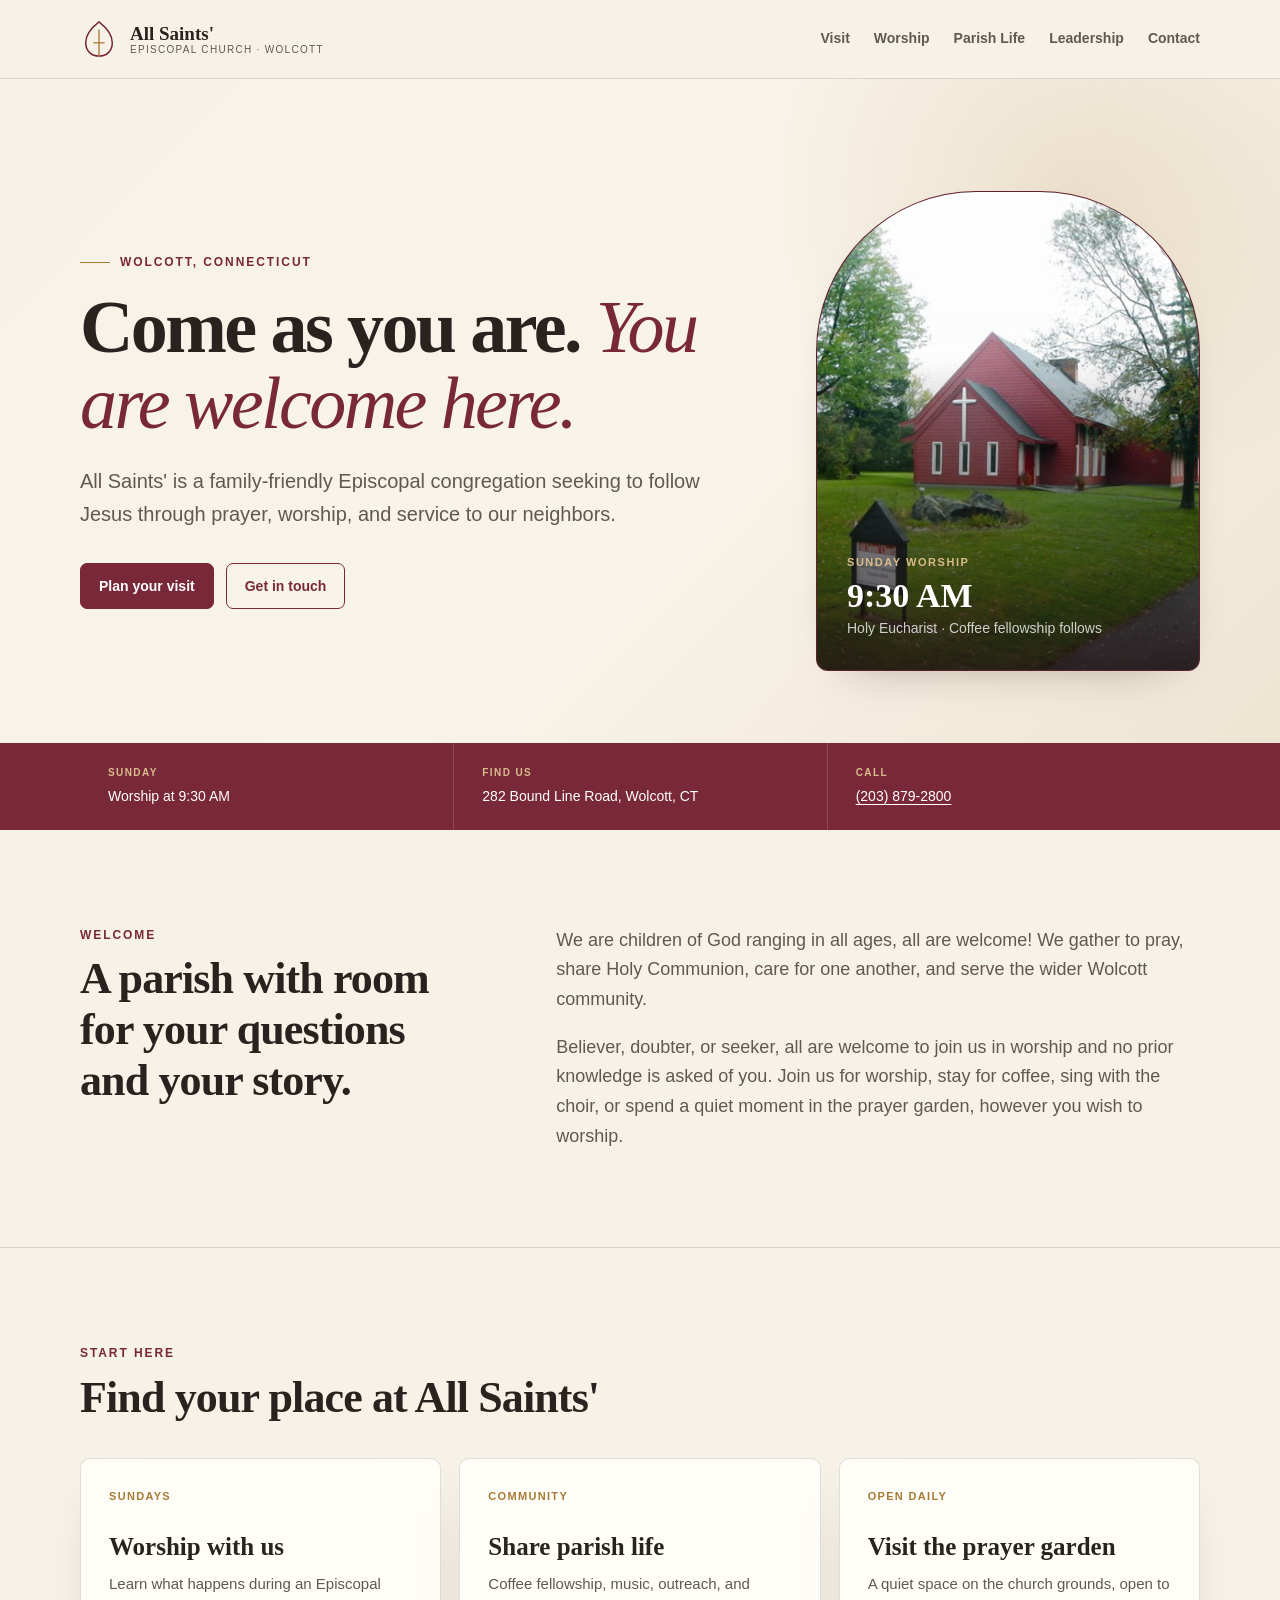
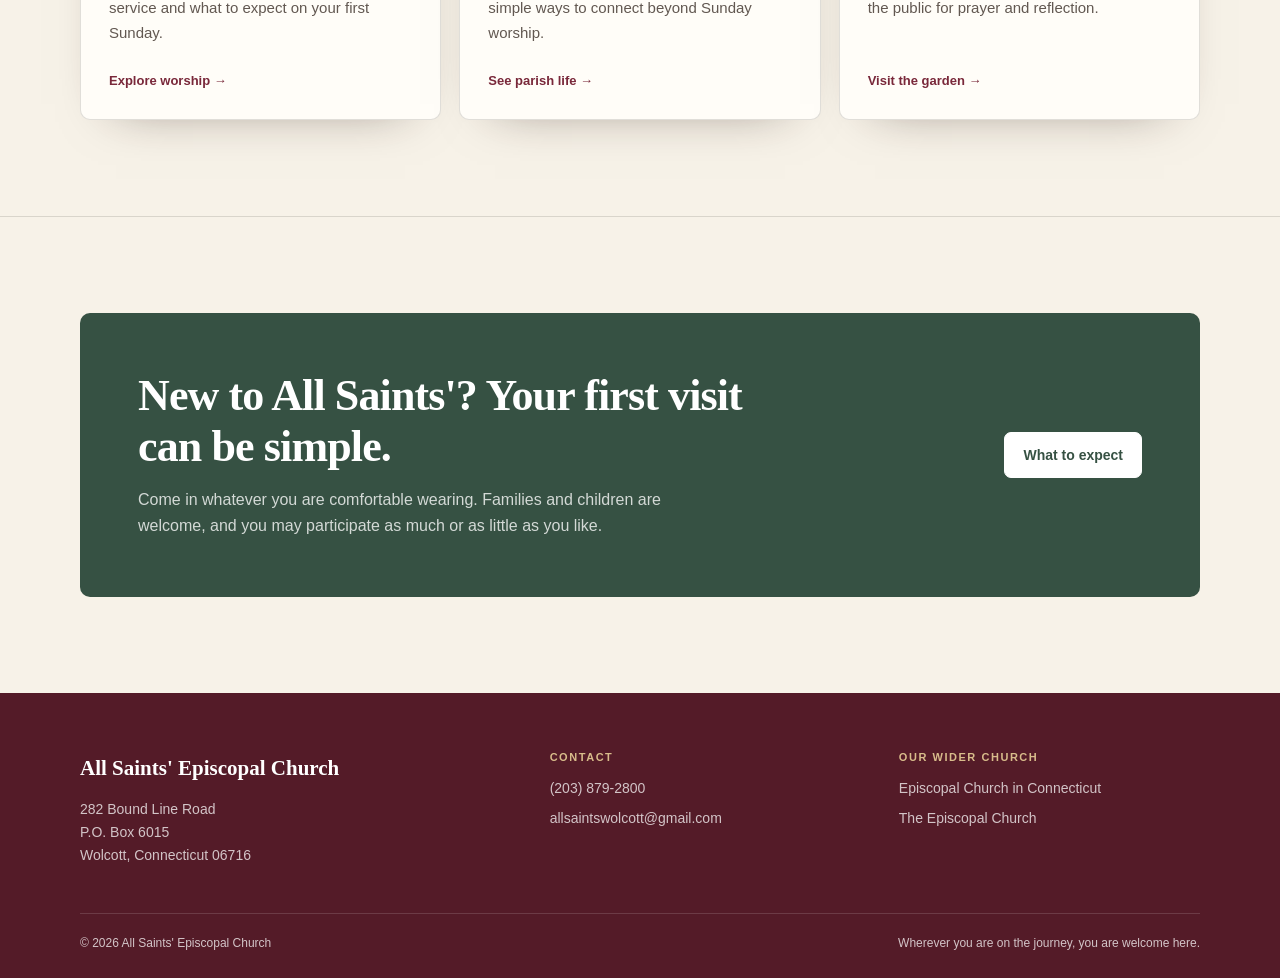
<file: index.html>
<!doctype html>
<html lang="en">
<head>
  <meta charset="utf-8">
  <meta name="viewport" content="width=device-width, initial-scale=1">
  <title>All Saints' Episcopal Church | Wolcott, CT</title>
  <meta name="description" content="All Saints' Episcopal Church in Wolcott, Connecticut. Join us for Sunday worship at 9:30 AM. Wherever you are on the journey, you are welcome here.">
  <meta name="theme-color" content="#541b28">
  <link rel="stylesheet" href="style.css">
  <script src="site.js" defer></script>
</head>
<body>
  <a class="skip-link" href="#main">Skip to main content</a>
  <header class="site-header">
    <div class="wrap header-row">
      <a class="brand" href="index.html" aria-label="All Saints' Episcopal Church home">
        <svg class="brand-mark" viewBox="0 0 40 40" fill="none" aria-hidden="true">
          <path d="M20 2C11 9 6 16 6 24c0 8.8 6.3 14 14 14s14-5.2 14-14C34 16 29 9 20 2Z" stroke="#79283a" stroke-width="1.6"/>
          <path d="M20 10v28M14 24h12" stroke="#a77b35" stroke-width="1.4"/>
        </svg>
        <span class="brand-text"><span class="name-line1">All Saints'</span><span class="name-line2">Episcopal Church · Wolcott</span></span>
      </a>
      <button class="nav-toggle" type="button" aria-expanded="false" aria-controls="main-navigation">Menu <span aria-hidden="true">▾</span></button>
      <nav class="main-nav" id="main-navigation" aria-label="Main navigation">
        <a href="visit.html">Visit</a>
        <a href="worship.html">Worship</a>
        <a href="parish-life.html">Parish Life</a>
        <a href="clergy.html">Leadership</a>
        <a href="contact.html">Contact</a>
      </nav>
    </div>
  </header>

  <main id="main">
    <section class="hero">
      <div class="wrap hero-grid">
        <div>
          <div class="eyebrow">Wolcott, Connecticut</div>
          <h1>Come as you are. <em>You are welcome here.</em></h1>
          <p class="lede">All Saints' is a family-friendly Episcopal congregation seeking to follow Jesus through prayer, worship, and service to our neighbors.</p>
          <div class="btn-row">
            <a class="btn btn-primary" href="visit.html">Plan your visit</a>
            <a class="btn btn-secondary" href="contact.html">Get in touch</a>
          </div>
        </div>
        <figure class="hero-photo">
          <img src="images/church-exterior.jpg" width="1600" height="1189" alt="All Saints' Episcopal Church, a red wooden chapel surrounded by trees and lawn" fetchpriority="high" decoding="async">
          <figcaption class="photo-service">
            <span class="arch-label">Sunday worship</span>
            <strong class="arch-time">9:30 AM</strong>
            <span class="arch-detail">Holy Eucharist · Coffee fellowship follows</span>
          </figcaption>
        </figure>
      </div>
    </section>

    <section class="facts" aria-label="Church details">
      <div class="wrap facts-grid">
        <div class="fact"><span class="fact-label">Sunday</span><span class="fact-value">Worship at 9:30 AM</span></div>
        <div class="fact"><span class="fact-label">Find us</span><span class="fact-value">282 Bound Line Road, Wolcott, CT</span></div>
        <div class="fact"><span class="fact-label">Call</span><span class="fact-value"><a href="tel:+12038792800">(203) 879-2800</a></span></div>
      </div>
    </section>

    <section class="section">
      <div class="wrap intro-grid">
        <div>
          <div class="section-label">Welcome</div>
          <h2>A parish with room for your questions and your story.</h2>
        </div>
        <div class="intro-copy">
          <p>We are children of God ranging in all ages, all are welcome! We gather to pray, share Holy Communion, care for one another, and serve the wider Wolcott community.</p>
          <p>Believer, doubter, or seeker, all are welcome to join us in worship and no prior knowledge is asked of you. Join us for worship, stay for coffee, sing with the choir, or spend a quiet moment in the prayer garden, however you wish to worship.</p>
        </div>
      </div>
    </section>

    <section class="section">
      <div class="wrap">
        <div class="section-head">
          <div class="section-label">Start here</div>
          <h2>Find your place at All Saints'</h2>
        </div>
        <div class="card-grid">
          <a class="info-card" href="worship.html">
            <span class="card-kicker">Sundays</span>
            <h3>Worship with us</h3>
            <p>Learn what happens during an Episcopal service and what to expect on your first Sunday.</p>
            <span class="card-link">Explore worship →</span>
          </a>
          <a class="info-card" href="parish-life.html">
            <span class="card-kicker">Community</span>
            <h3>Share parish life</h3>
            <p>Coffee fellowship, music, outreach, and simple ways to connect beyond Sunday worship.</p>
            <span class="card-link">See parish life →</span>
          </a>
          <a class="info-card" href="prayer-garden.html">
            <span class="card-kicker">Open daily</span>
            <h3>Visit the prayer garden</h3>
            <p>A quiet space on the church grounds, open to the public for prayer and reflection.</p>
            <span class="card-link">Visit the garden →</span>
          </a>
        </div>
      </div>
    </section>

    <section class="section">
      <div class="wrap welcome-panel">
        <div>
          <h2>New to All Saints'? Your first visit can be simple.</h2>
          <p>Come in whatever you are comfortable wearing. Families and children are welcome, and you may participate as much or as little as you like.</p>
        </div>
        <a class="btn" href="visit.html">What to expect</a>
      </div>
    </section>
  </main>

  <footer class="site-footer">
    <div class="wrap">
      <div class="footer-grid">
        <div><div class="footer-brand">All Saints' Episcopal Church</div><p>282 Bound Line Road<br>P.O. Box 6015<br>Wolcott, Connecticut 06716</p></div>
        <div><h2>Contact</h2><a href="tel:+12038792800">(203) 879-2800</a><a href="mailto:allsaintswolcott@gmail.com">allsaintswolcott@gmail.com</a></div>
        <div><h2>Our wider church</h2><a href="https://www.episcopalct.org/">Episcopal Church in Connecticut</a><a href="https://www.episcopalchurch.org/">The Episcopal Church</a></div>
      </div>
      <div class="footer-bottom"><span>© 2026 All Saints' Episcopal Church</span><span>Wherever you are on the journey, you are welcome here.</span></div>
    </div>
  </footer>
</body>
</html>
</file>
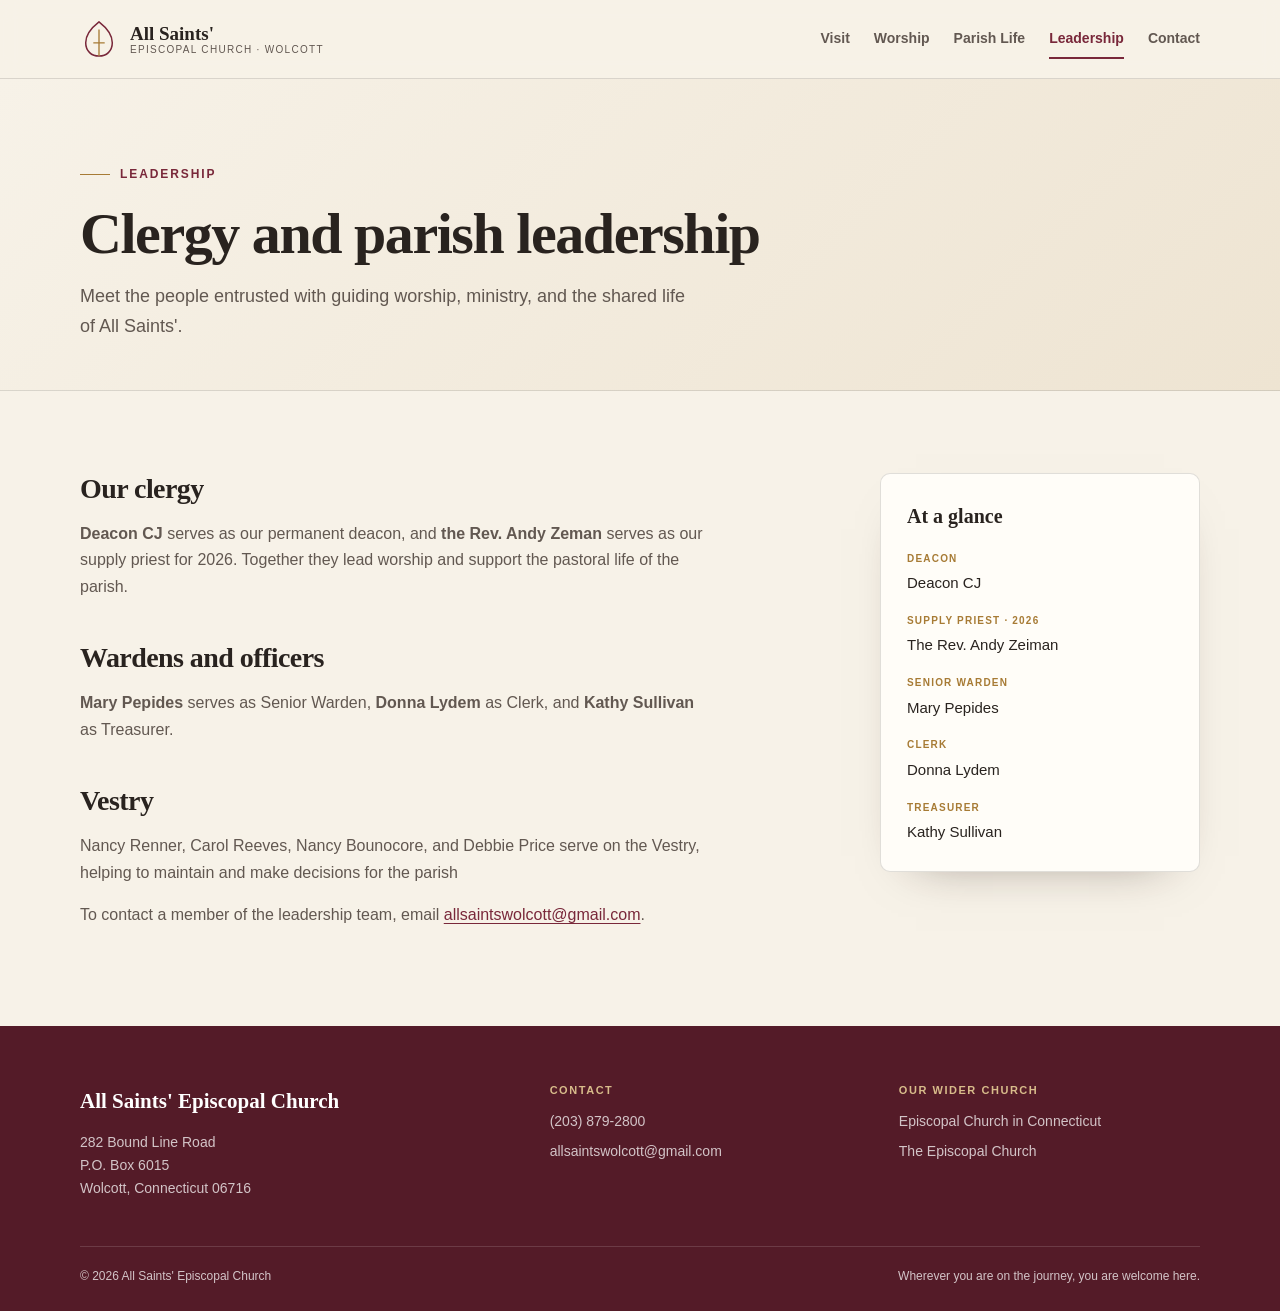
<file: clergy.html>
<!doctype html>
<html lang="en"><head>
  <meta charset="utf-8"><meta name="viewport" content="width=device-width, initial-scale=1">
  <title>Leadership | All Saints' Episcopal Church</title>
  <meta name="description" content="Meet the clergy, wardens, vestry, and parish leaders serving All Saints' Episcopal Church in Wolcott, CT.">
  <meta name="theme-color" content="#541b28"><link rel="stylesheet" href="style.css"><script src="site.js" defer></script>
</head><body>
  <a class="skip-link" href="#main">Skip to main content</a>
  <header class="site-header"><div class="wrap header-row">
    <a class="brand" href="index.html" aria-label="All Saints' Episcopal Church home"><svg class="brand-mark" viewBox="0 0 40 40" fill="none" aria-hidden="true"><path d="M20 2C11 9 6 16 6 24c0 8.8 6.3 14 14 14s14-5.2 14-14C34 16 29 9 20 2Z" stroke="#79283a" stroke-width="1.6"/><path d="M20 10v28M14 24h12" stroke="#a77b35" stroke-width="1.4"/></svg><span class="brand-text"><span class="name-line1">All Saints'</span><span class="name-line2">Episcopal Church · Wolcott</span></span></a>
    <button class="nav-toggle" type="button" aria-expanded="false" aria-controls="main-navigation">Menu <span aria-hidden="true">▾</span></button>
    <nav class="main-nav" id="main-navigation" aria-label="Main navigation"><a href="visit.html">Visit</a><a href="worship.html">Worship</a><a href="parish-life.html">Parish Life</a><a class="active" aria-current="page" href="clergy.html">Leadership</a><a href="contact.html">Contact</a></nav>
  </div></header>
  <main id="main">
    <section class="page-hero"><div class="wrap"><div class="eyebrow">Leadership</div><h1>Clergy and parish leadership</h1><p>Meet the people entrusted with guiding worship, ministry, and the shared life of All Saints'.</p></div></section>
    <section class="content-section"><div class="wrap content-columns">
      <div class="prose">
        <h2>Our clergy</h2><p><strong>Deacon CJ</strong> serves as our permanent deacon, and <strong>the Rev. Andy Zeman</strong> serves as our supply priest for 2026. Together they lead worship and support the pastoral life of the parish.</p>
        <h2>Wardens and officers</h2><p><strong>Mary Pepides</strong> serves as Senior Warden, <strong>Donna Lydem</strong> as Clerk, and <strong>Kathy Sullivan</strong> as Treasurer.</p>
        <h2>Vestry</h2><p></strong>Nancy Renner, </strong>Carol Reeves, </strong>Nancy Bounocore, and </strong>Debbie Price serve on the Vestry, helping to maintain and make decisions for the parish</p>
        <p>To contact a member of the leadership team, email <a href="mailto:allsaintswolcott@gmail.com">allsaintswolcott@gmail.com</a>.</p>
      </div>
      <aside class="side-panel"><h3>At a glance</h3><dl><dt>Deacon</dt><dd>Deacon CJ</dd><dt>Supply priest · 2026</dt><dd>The Rev. Andy Zeiman</dd><dt>Senior warden</dt><dd>Mary Pepides</dd><dt>Clerk</dt><dd>Donna Lydem</dd><dt>Treasurer</dt><dd>Kathy Sullivan</dd></dl></aside>
    </div></section>
  </main>
  <footer class="site-footer"><div class="wrap"><div class="footer-grid"><div><div class="footer-brand">All Saints' Episcopal Church</div><p>282 Bound Line Road<br>P.O. Box 6015<br>Wolcott, Connecticut 06716</p></div><div><h2>Contact</h2><a href="tel:+12038792800">(203) 879-2800</a><a href="mailto:allsaintswolcott@gmail.com">allsaintswolcott@gmail.com</a></div><div><h2>Our wider church</h2><a href="https://www.episcopalct.org/">Episcopal Church in Connecticut</a><a href="https://www.episcopalchurch.org/">The Episcopal Church</a></div></div><div class="footer-bottom"><span>© 2026 All Saints' Episcopal Church</span><span>Wherever you are on the journey, you are welcome here.</span></div></div></footer>
</body></html>
</file>
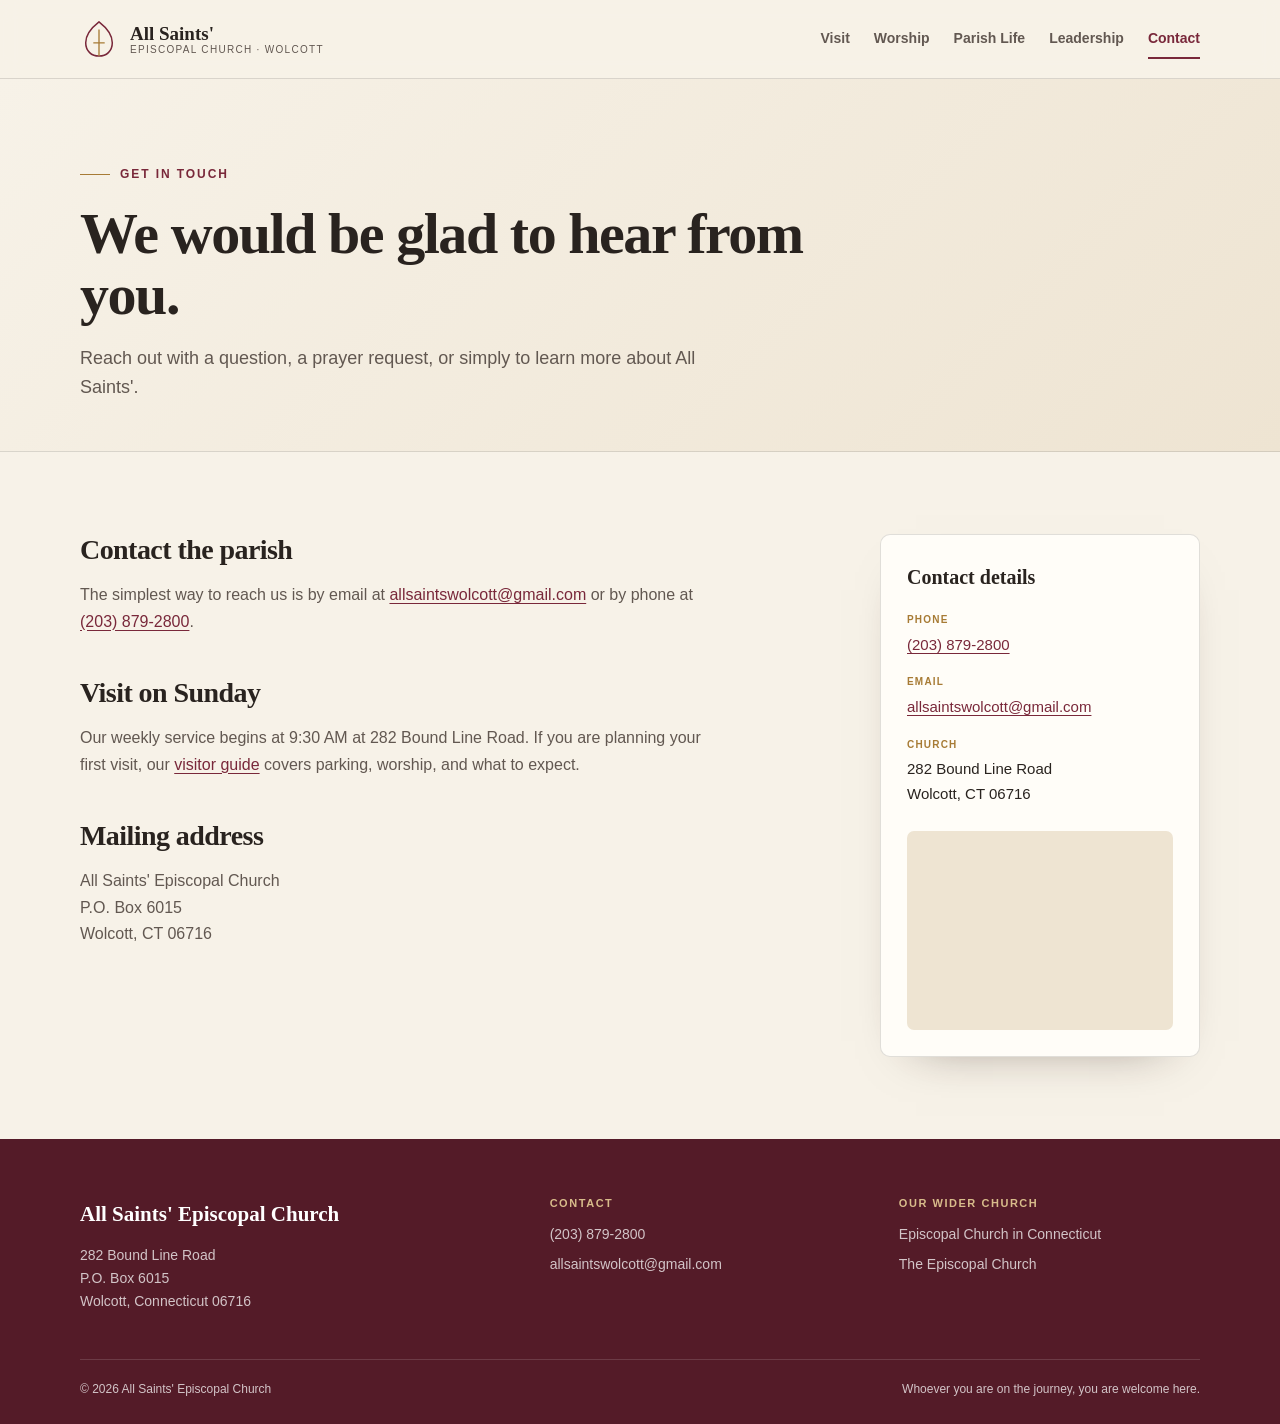
<file: contact.html>
<!doctype html>
<html lang="en"><head>
  <meta charset="utf-8"><meta name="viewport" content="width=device-width, initial-scale=1">
  <title>Contact | All Saints' Episcopal Church</title>
  <meta name="description" content="Contact All Saints' Episcopal Church in Wolcott, CT by phone or email, or find directions to 282 Bound Line Road.">
  <meta name="theme-color" content="#541b28"><link rel="stylesheet" href="style.css"><script src="site.js" defer></script>
</head><body>
  <a class="skip-link" href="#main">Skip to main content</a>
  <header class="site-header"><div class="wrap header-row">
    <a class="brand" href="index.html" aria-label="All Saints' Episcopal Church home"><svg class="brand-mark" viewBox="0 0 40 40" fill="none" aria-hidden="true"><path d="M20 2C11 9 6 16 6 24c0 8.8 6.3 14 14 14s14-5.2 14-14C34 16 29 9 20 2Z" stroke="#79283a" stroke-width="1.6"/><path d="M20 10v28M14 24h12" stroke="#a77b35" stroke-width="1.4"/></svg><span class="brand-text"><span class="name-line1">All Saints'</span><span class="name-line2">Episcopal Church · Wolcott</span></span></a>
    <button class="nav-toggle" type="button" aria-expanded="false" aria-controls="main-navigation">Menu <span aria-hidden="true">▾</span></button>
    <nav class="main-nav" id="main-navigation" aria-label="Main navigation"><a href="visit.html">Visit</a><a href="worship.html">Worship</a><a href="parish-life.html">Parish Life</a><a href="clergy.html">Leadership</a><a class="active" aria-current="page" href="contact.html">Contact</a></nav>
  </div></header>
  <main id="main">
    <section class="page-hero"><div class="wrap"><div class="eyebrow">Get in touch</div><h1>We would be glad to hear from you.</h1><p>Reach out with a question, a prayer request, or simply to learn more about All Saints'.</p></div></section>
    <section class="content-section"><div class="wrap content-columns">
      <div class="prose">
        <h2>Contact the parish</h2><p>The simplest way to reach us is by email at <a href="mailto:allsaintswolcott@gmail.com">allsaintswolcott@gmail.com</a> or by phone at <a href="tel:+12038792800">(203) 879-2800</a>.</p>
        <h2>Visit on Sunday</h2><p>Our weekly service begins at 9:30 AM at 282 Bound Line Road. If you are planning your first visit, our <a href="visit.html">visitor guide</a> covers parking, worship, and what to expect.</p>
        <h2>Mailing address</h2><p>All Saints' Episcopal Church<br>P.O. Box 6015<br>Wolcott, CT 06716</p>
      </div>
      <aside class="side-panel"><h3>Contact details</h3><dl><dt>Phone</dt><dd><a href="tel:+12038792800">(203) 879-2800</a></dd><dt>Email</dt><dd><a href="mailto:allsaintswolcott@gmail.com">allsaintswolcott@gmail.com</a></dd><dt>Church</dt><dd>282 Bound Line Road<br>Wolcott, CT 06716</dd></dl><div class="map-frame"><iframe title="Map showing All Saints' Episcopal Church" loading="lazy" referrerpolicy="no-referrer-when-downgrade" src="https://www.google.com/maps?q=282+Bound+Line+Road,+Wolcott,+CT+06716&amp;output=embed" allowfullscreen></iframe></div></aside>
    </div></section>
  </main>
  <footer class="site-footer"><div class="wrap"><div class="footer-grid"><div><div class="footer-brand">All Saints' Episcopal Church</div><p>282 Bound Line Road<br>P.O. Box 6015<br>Wolcott, Connecticut 06716</p></div><div><h2>Contact</h2><a href="tel:+12038792800">(203) 879-2800</a><a href="mailto:allsaintswolcott@gmail.com">allsaintswolcott@gmail.com</a></div><div><h2>Our wider church</h2><a href="https://www.episcopalct.org/">Episcopal Church in Connecticut</a><a href="https://www.episcopalchurch.org/">The Episcopal Church</a></div></div><div class="footer-bottom"><span>© 2026 All Saints' Episcopal Church</span><span>Whoever you are on the journey, you are welcome here.</span></div></div></footer>
</body></html>
</file>
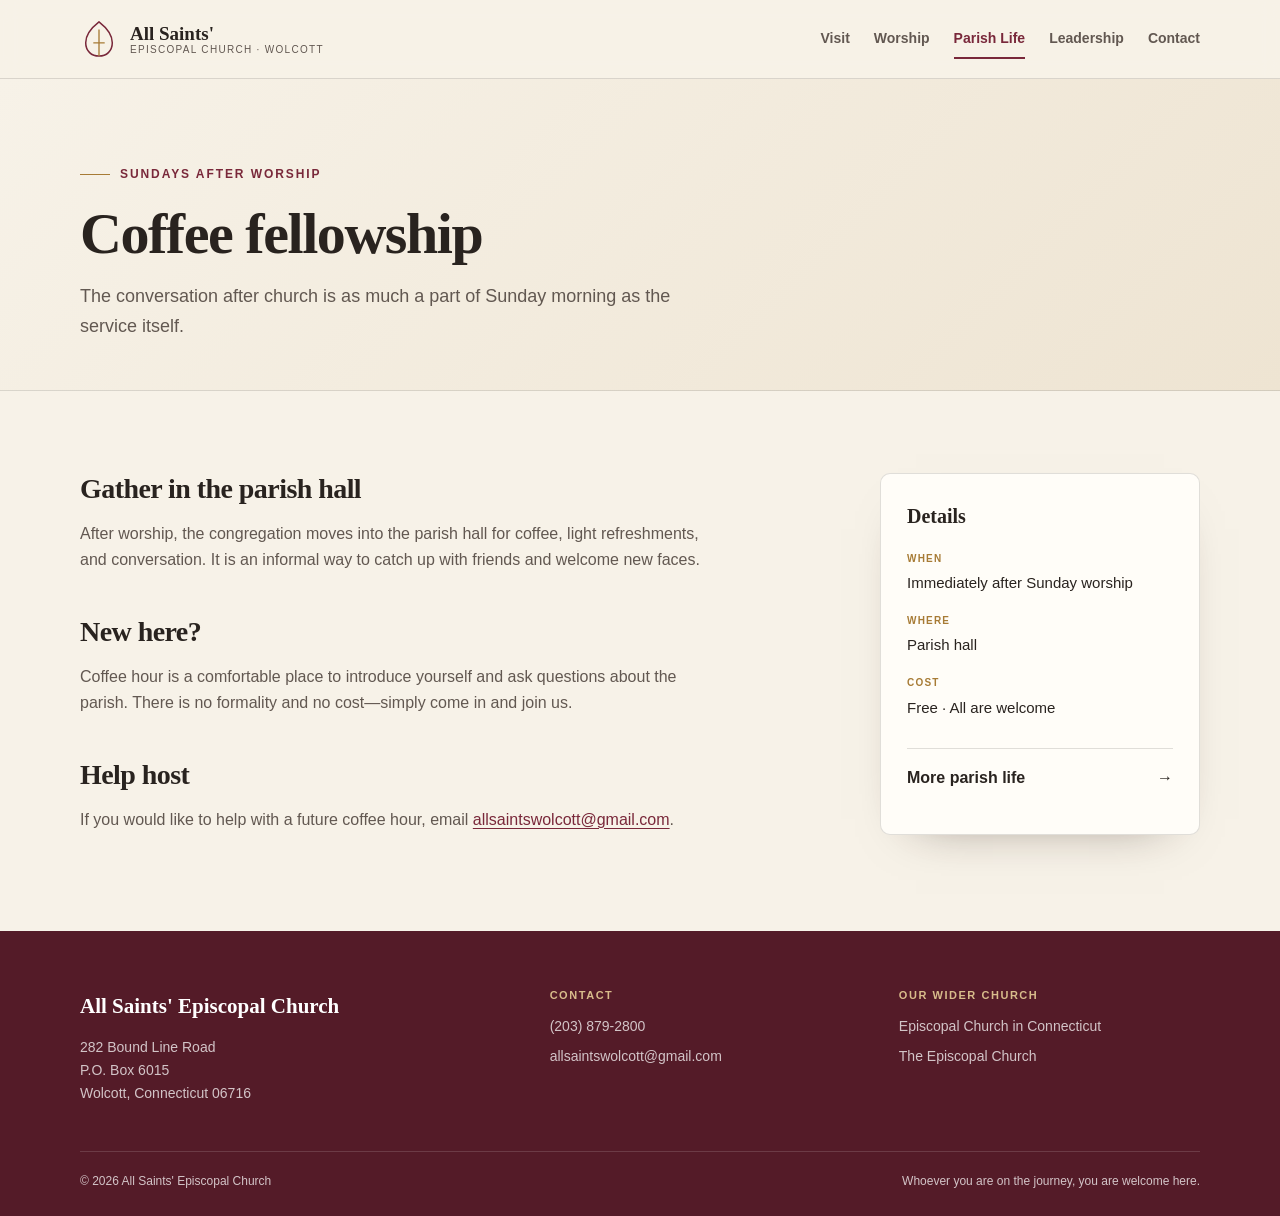
<file: fellowship.html>
<!doctype html>
<html lang="en"><head>
  <meta charset="utf-8"><meta name="viewport" content="width=device-width, initial-scale=1">
  <title>Coffee Fellowship | All Saints' Episcopal Church</title>
  <meta name="description" content="Join coffee fellowship after Sunday worship at All Saints' Episcopal Church in Wolcott, CT.">
  <meta name="theme-color" content="#541b28"><link rel="stylesheet" href="style.css"><script src="site.js" defer></script>
</head><body>
  <a class="skip-link" href="#main">Skip to main content</a>
  <header class="site-header"><div class="wrap header-row">
    <a class="brand" href="index.html" aria-label="All Saints' Episcopal Church home"><svg class="brand-mark" viewBox="0 0 40 40" fill="none" aria-hidden="true"><path d="M20 2C11 9 6 16 6 24c0 8.8 6.3 14 14 14s14-5.2 14-14C34 16 29 9 20 2Z" stroke="#79283a" stroke-width="1.6"/><path d="M20 10v28M14 24h12" stroke="#a77b35" stroke-width="1.4"/></svg><span class="brand-text"><span class="name-line1">All Saints'</span><span class="name-line2">Episcopal Church · Wolcott</span></span></a>
    <button class="nav-toggle" type="button" aria-expanded="false" aria-controls="main-navigation">Menu <span aria-hidden="true">▾</span></button>
    <nav class="main-nav" id="main-navigation" aria-label="Main navigation"><a href="visit.html">Visit</a><a href="worship.html">Worship</a><a class="active" href="parish-life.html">Parish Life</a><a href="clergy.html">Leadership</a><a href="contact.html">Contact</a></nav>
  </div></header>
  <main id="main"><section class="page-hero"><div class="wrap"><div class="eyebrow">Sundays after worship</div><h1>Coffee fellowship</h1><p>The conversation after church is as much a part of Sunday morning as the service itself.</p></div></section>
    <section class="content-section"><div class="wrap content-columns"><div class="prose"><h2>Gather in the parish hall</h2><p>After worship, the congregation moves into the parish hall for coffee, light refreshments, and conversation. It is an informal way to catch up with friends and welcome new faces.</p><h2>New here?</h2><p>Coffee hour is a comfortable place to introduce yourself and ask questions about the parish. There is no formality and no cost—simply come in and join us.</p><h2>Help host</h2><p>If you would like to help with a future coffee hour, email <a href="mailto:allsaintswolcott@gmail.com">allsaintswolcott@gmail.com</a>.</p></div><aside class="side-panel"><h3>Details</h3><dl><dt>When</dt><dd>Immediately after Sunday worship</dd><dt>Where</dt><dd>Parish hall</dd><dt>Cost</dt><dd>Free · All are welcome</dd></dl><div class="link-list"><a href="parish-life.html"><span>More parish life</span><span aria-hidden="true">→</span></a></div></aside></div></section>
  </main>
  <footer class="site-footer"><div class="wrap"><div class="footer-grid"><div><div class="footer-brand">All Saints' Episcopal Church</div><p>282 Bound Line Road<br>P.O. Box 6015<br>Wolcott, Connecticut 06716</p></div><div><h2>Contact</h2><a href="tel:+12038792800">(203) 879-2800</a><a href="mailto:allsaintswolcott@gmail.com">allsaintswolcott@gmail.com</a></div><div><h2>Our wider church</h2><a href="https://www.episcopalct.org/">Episcopal Church in Connecticut</a><a href="https://www.episcopalchurch.org/">The Episcopal Church</a></div></div><div class="footer-bottom"><span>© 2026 All Saints' Episcopal Church</span><span>Whoever you are on the journey, you are welcome here.</span></div></div></footer>
</body></html>
</file>
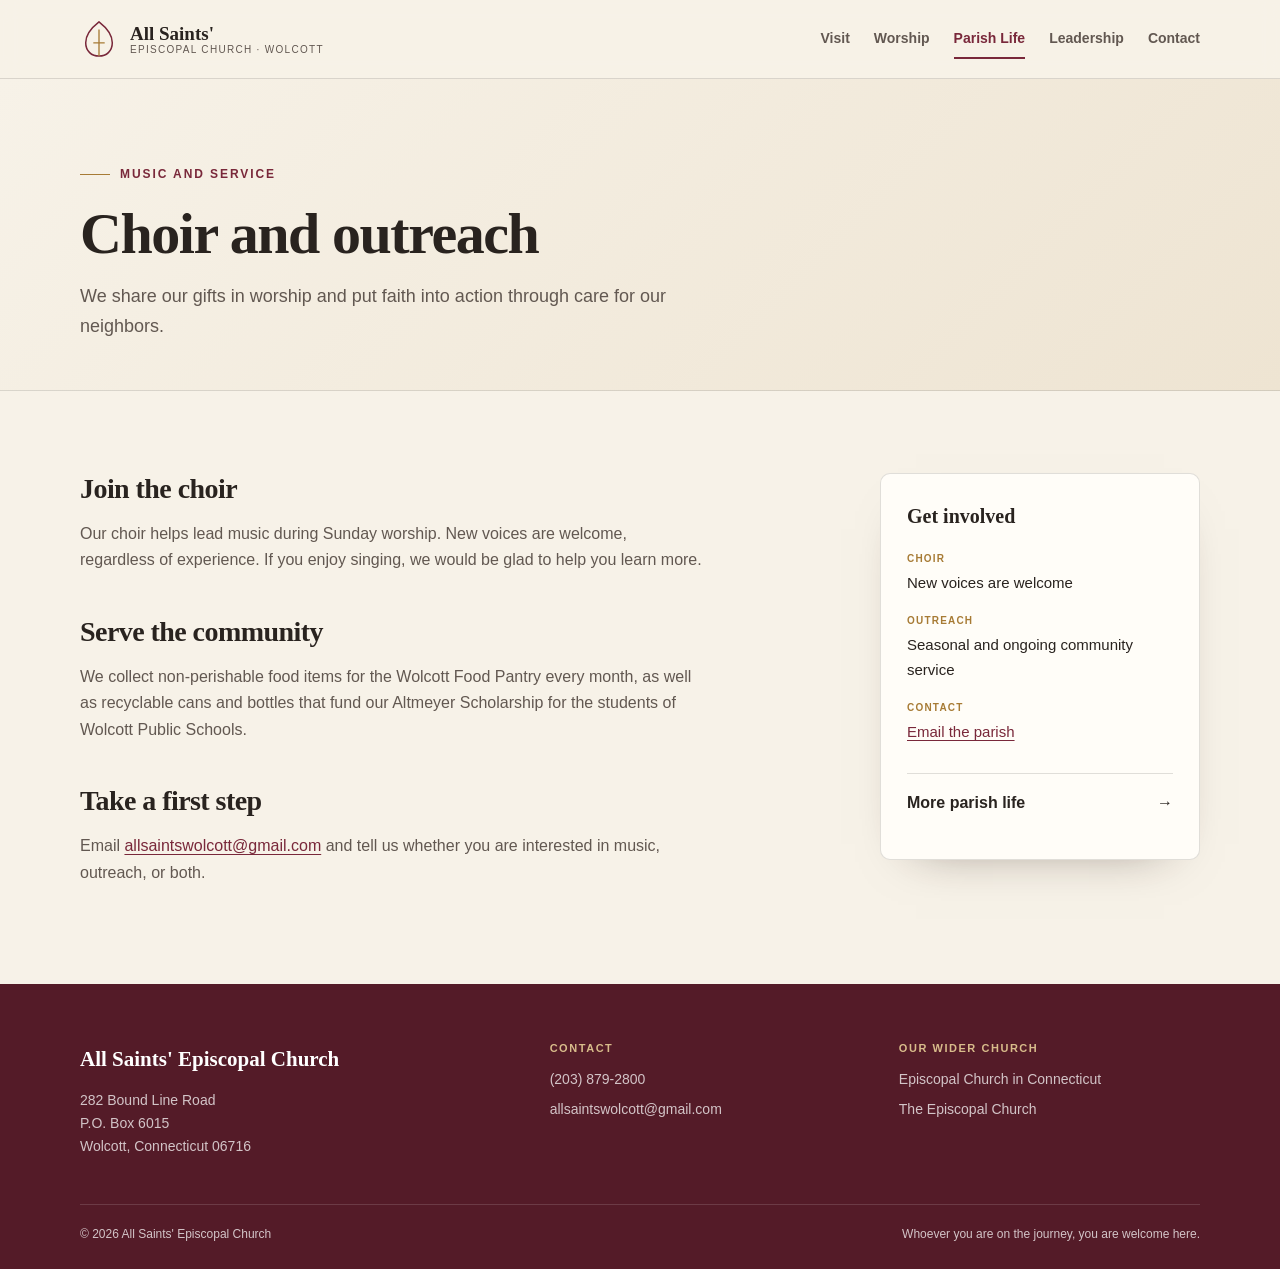
<file: outreach.html>
<!doctype html>
<html lang="en"><head>
  <meta charset="utf-8"><meta name="viewport" content="width=device-width, initial-scale=1">
  <title>Choir &amp; Outreach | All Saints' Episcopal Church</title>
  <meta name="description" content="Learn about choir and community outreach at All Saints' Episcopal Church in Wolcott, CT.">
  <meta name="theme-color" content="#541b28"><link rel="stylesheet" href="style.css"><script src="site.js" defer></script>
</head><body>
  <a class="skip-link" href="#main">Skip to main content</a>
  <header class="site-header"><div class="wrap header-row">
    <a class="brand" href="index.html" aria-label="All Saints' Episcopal Church home"><svg class="brand-mark" viewBox="0 0 40 40" fill="none" aria-hidden="true"><path d="M20 2C11 9 6 16 6 24c0 8.8 6.3 14 14 14s14-5.2 14-14C34 16 29 9 20 2Z" stroke="#79283a" stroke-width="1.6"/><path d="M20 10v28M14 24h12" stroke="#a77b35" stroke-width="1.4"/></svg><span class="brand-text"><span class="name-line1">All Saints'</span><span class="name-line2">Episcopal Church · Wolcott</span></span></a>
    <button class="nav-toggle" type="button" aria-expanded="false" aria-controls="main-navigation">Menu <span aria-hidden="true">▾</span></button>
    <nav class="main-nav" id="main-navigation" aria-label="Main navigation"><a href="visit.html">Visit</a><a href="worship.html">Worship</a><a class="active" href="parish-life.html">Parish Life</a><a href="clergy.html">Leadership</a><a href="contact.html">Contact</a></nav>
  </div></header>
  <main id="main"><section class="page-hero"><div class="wrap"><div class="eyebrow">Music and service</div><h1>Choir and outreach</h1><p>We share our gifts in worship and put faith into action through care for our neighbors.</p></div></section>
    <section class="content-section"><div class="wrap content-columns"><div class="prose"><h2>Join the choir</h2><p>Our choir helps lead music during Sunday worship. New voices are welcome, regardless of experience. If you enjoy singing, we would be glad to help you learn more.</p><h2>Serve the community</h2><p>We collect non-perishable food items for the Wolcott Food Pantry every month, as well as recyclable cans and bottles that fund our Altmeyer Scholarship for the students of Wolcott Public Schools.</p><h2>Take a first step</h2><p>Email <a href="mailto:allsaintswolcott@gmail.com">allsaintswolcott@gmail.com</a> and tell us whether you are interested in music, outreach, or both.</p></div><aside class="side-panel"><h3>Get involved</h3><dl><dt>Choir</dt><dd>New voices are welcome</dd><dt>Outreach</dt><dd>Seasonal and ongoing community service</dd><dt>Contact</dt><dd><a href="mailto:allsaintswolcott@gmail.com">Email the parish</a></dd></dl><div class="link-list"><a href="parish-life.html"><span>More parish life</span><span aria-hidden="true">→</span></a></div></aside></div></section>
  </main>
  <footer class="site-footer"><div class="wrap"><div class="footer-grid"><div><div class="footer-brand">All Saints' Episcopal Church</div><p>282 Bound Line Road<br>P.O. Box 6015<br>Wolcott, Connecticut 06716</p></div><div><h2>Contact</h2><a href="tel:+12038792800">(203) 879-2800</a><a href="mailto:allsaintswolcott@gmail.com">allsaintswolcott@gmail.com</a></div><div><h2>Our wider church</h2><a href="https://www.episcopalct.org/">Episcopal Church in Connecticut</a><a href="https://www.episcopalchurch.org/">The Episcopal Church</a></div></div><div class="footer-bottom"><span>© 2026 All Saints' Episcopal Church</span><span>Whoever you are on the journey, you are welcome here.</span></div></div></footer>
</body></html>
</file>
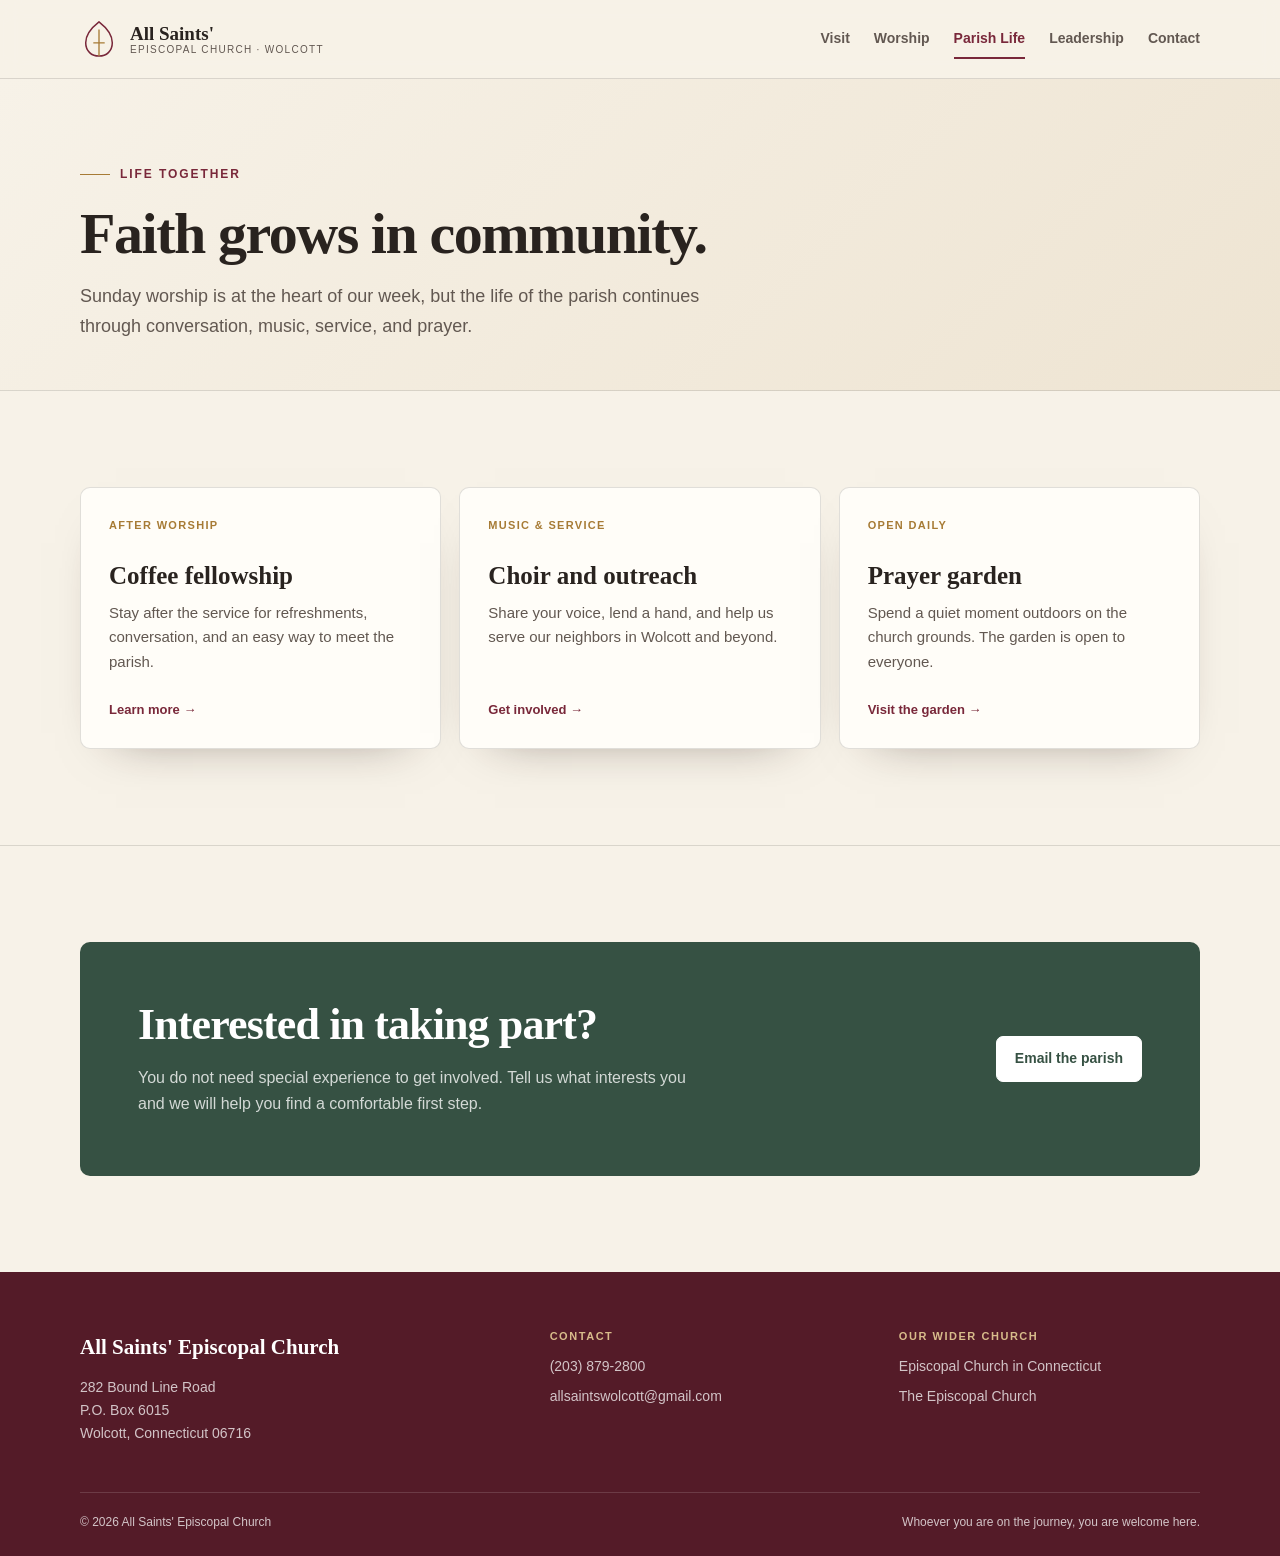
<file: parish-life.html>
<!doctype html>
<html lang="en"><head>
  <meta charset="utf-8"><meta name="viewport" content="width=device-width, initial-scale=1">
  <title>Parish Life | All Saints' Episcopal Church</title>
  <meta name="description" content="Explore coffee fellowship, choir, outreach, and the prayer garden at All Saints' Episcopal Church in Wolcott, CT.">
  <meta name="theme-color" content="#541b28"><link rel="stylesheet" href="style.css"><script src="site.js" defer></script>
</head><body>
  <a class="skip-link" href="#main">Skip to main content</a>
  <header class="site-header"><div class="wrap header-row">
    <a class="brand" href="index.html" aria-label="All Saints' Episcopal Church home"><svg class="brand-mark" viewBox="0 0 40 40" fill="none" aria-hidden="true"><path d="M20 2C11 9 6 16 6 24c0 8.8 6.3 14 14 14s14-5.2 14-14C34 16 29 9 20 2Z" stroke="#79283a" stroke-width="1.6"/><path d="M20 10v28M14 24h12" stroke="#a77b35" stroke-width="1.4"/></svg><span class="brand-text"><span class="name-line1">All Saints'</span><span class="name-line2">Episcopal Church · Wolcott</span></span></a>
    <button class="nav-toggle" type="button" aria-expanded="false" aria-controls="main-navigation">Menu <span aria-hidden="true">▾</span></button>
    <nav class="main-nav" id="main-navigation" aria-label="Main navigation"><a href="visit.html">Visit</a><a href="worship.html">Worship</a><a class="active" aria-current="page" href="parish-life.html">Parish Life</a><a href="clergy.html">Leadership</a><a href="contact.html">Contact</a></nav>
  </div></header>
  <main id="main">
    <section class="page-hero"><div class="wrap"><div class="eyebrow">Life together</div><h1>Faith grows in community.</h1><p>Sunday worship is at the heart of our week, but the life of the parish continues through conversation, music, service, and prayer.</p></div></section>
    <section class="section"><div class="wrap"><div class="card-grid">
      <a class="info-card" href="fellowship.html"><span class="card-kicker">After worship</span><h3>Coffee fellowship</h3><p>Stay after the service for refreshments, conversation, and an easy way to meet the parish.</p><span class="card-link">Learn more →</span></a>
      <a class="info-card" href="outreach.html"><span class="card-kicker">Music &amp; service</span><h3>Choir and outreach</h3><p>Share your voice, lend a hand, and help us serve our neighbors in Wolcott and beyond. </p><span class="card-link">Get involved →</span></a>
      <a class="info-card" href="prayer-garden.html"><span class="card-kicker">Open daily</span><h3>Prayer garden</h3><p>Spend a quiet moment outdoors on the church grounds. The garden is open to everyone.</p><span class="card-link">Visit the garden →</span></a>
    </div></div></section>
    <section class="section"><div class="wrap welcome-panel"><div><h2>Interested in taking part?</h2><p>You do not need special experience to get involved. Tell us what interests you and we will help you find a comfortable first step.</p></div><a class="btn" href="mailto:allsaintswolcott@gmail.com">Email the parish</a></div></section>
  </main>
  <footer class="site-footer"><div class="wrap"><div class="footer-grid"><div><div class="footer-brand">All Saints' Episcopal Church</div><p>282 Bound Line Road<br>P.O. Box 6015<br>Wolcott, Connecticut 06716</p></div><div><h2>Contact</h2><a href="tel:+12038792800">(203) 879-2800</a><a href="mailto:allsaintswolcott@gmail.com">allsaintswolcott@gmail.com</a></div><div><h2>Our wider church</h2><a href="https://www.episcopalct.org/">Episcopal Church in Connecticut</a><a href="https://www.episcopalchurch.org/">The Episcopal Church</a></div></div><div class="footer-bottom"><span>© 2026 All Saints' Episcopal Church</span><span>Whoever you are on the journey, you are welcome here.</span></div></div></footer>
</body></html>
</file>
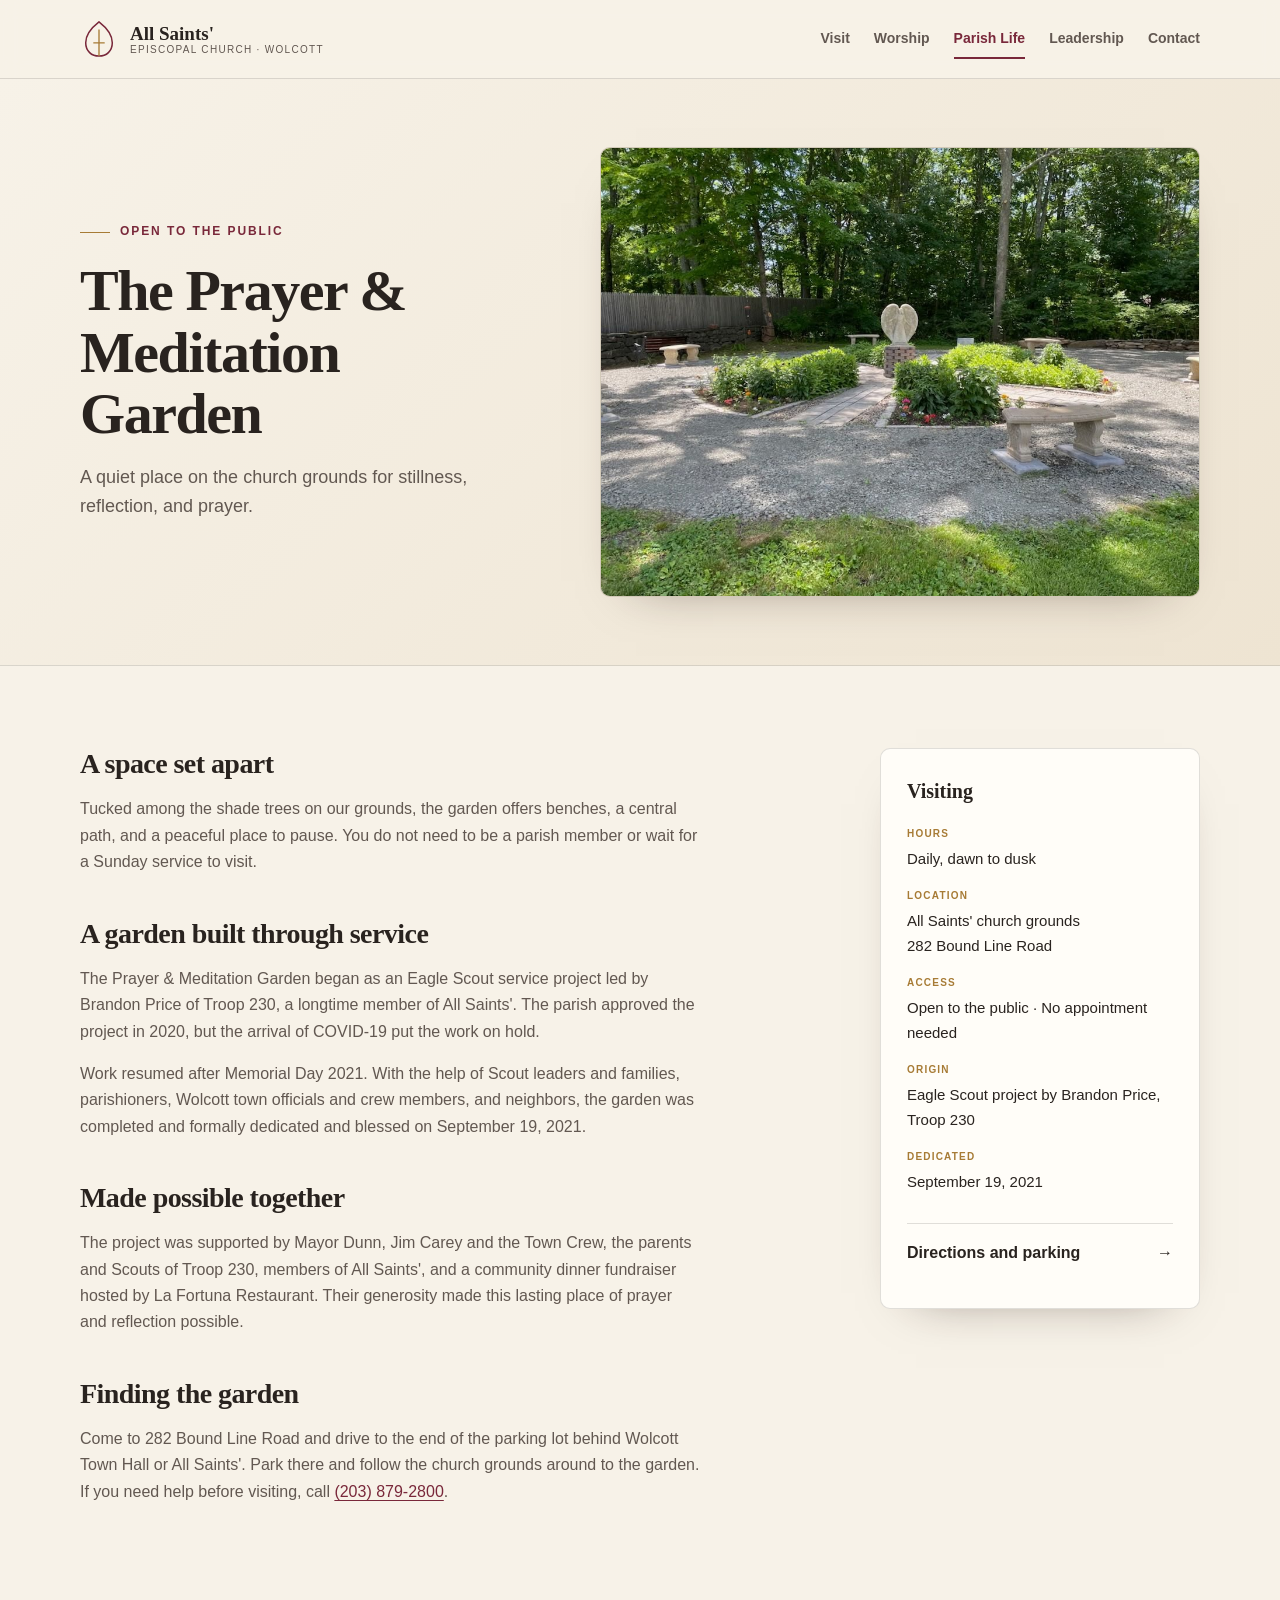
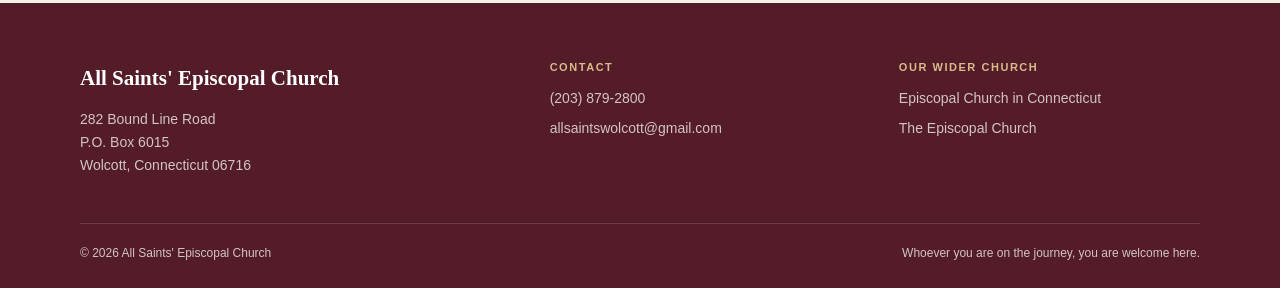
<file: prayer-garden.html>
<!doctype html>
<html lang="en"><head>
  <meta charset="utf-8"><meta name="viewport" content="width=device-width, initial-scale=1">
  <title>Prayer &amp; Meditation Garden | All Saints' Episcopal Church</title>
  <meta name="description" content="Visit the public Prayer &amp; Meditation Garden at All Saints' Episcopal Church in Wolcott, CT, and learn the story of the Eagle Scout project that created it.">
  <meta name="theme-color" content="#541b28"><link rel="stylesheet" href="style.css"><script src="site.js" defer></script>
</head><body>
  <a class="skip-link" href="#main">Skip to main content</a>
  <header class="site-header"><div class="wrap header-row">
    <a class="brand" href="index.html" aria-label="All Saints' Episcopal Church home"><svg class="brand-mark" viewBox="0 0 40 40" fill="none" aria-hidden="true"><path d="M20 2C11 9 6 16 6 24c0 8.8 6.3 14 14 14s14-5.2 14-14C34 16 29 9 20 2Z" stroke="#79283a" stroke-width="1.6"/><path d="M20 10v28M14 24h12" stroke="#a77b35" stroke-width="1.4"/></svg><span class="brand-text"><span class="name-line1">All Saints'</span><span class="name-line2">Episcopal Church · Wolcott</span></span></a>
    <button class="nav-toggle" type="button" aria-expanded="false" aria-controls="main-navigation">Menu <span aria-hidden="true">▾</span></button>
    <nav class="main-nav" id="main-navigation" aria-label="Main navigation"><a href="visit.html">Visit</a><a href="worship.html">Worship</a><a class="active" href="parish-life.html">Parish Life</a><a href="clergy.html">Leadership</a><a href="contact.html">Contact</a></nav>
  </div></header>
  <main id="main"><section class="page-hero page-hero-feature"><div class="wrap feature-hero-grid"><div><div class="eyebrow">Open to the public</div><h1>The Prayer &amp; Meditation Garden</h1><p>A quiet place on the church grounds for stillness, reflection, and prayer.</p></div><figure class="page-photo"><img src="images/prayer-garden.jpg" width="1024" height="768" alt="The All Saints' Prayer and Meditation Garden with stone benches, flowering beds, and an angel sculpture beneath shade trees" decoding="async"></figure></div></section>
    <section class="content-section"><div class="wrap content-columns"><div class="prose"><h2>A space set apart</h2><p>Tucked among the shade trees on our grounds, the garden offers benches, a central path, and a peaceful place to pause. You do not need to be a parish member or wait for a Sunday service to visit.</p><h2>A garden built through service</h2><p>The Prayer &amp; Meditation Garden began as an Eagle Scout service project led by Brandon Price of Troop 230, a longtime member of All Saints'. The parish approved the project in 2020, but the arrival of COVID-19 put the work on hold.</p><p>Work resumed after Memorial Day 2021. With the help of Scout leaders and families, parishioners, Wolcott town officials and crew members, and neighbors, the garden was completed and formally dedicated and blessed on September 19, 2021.</p><h2>Made possible together</h2><p>The project was supported by Mayor Dunn, Jim Carey and the Town Crew, the parents and Scouts of Troop 230, members of All Saints', and a community dinner fundraiser hosted by La Fortuna Restaurant. Their generosity made this lasting place of prayer and reflection possible.</p><h2>Finding the garden</h2><p>Come to 282 Bound Line Road and drive to the end of the parking lot behind Wolcott Town Hall or All Saints'. Park there and follow the church grounds around to the garden. If you need help before visiting, call <a href="tel:+12038792800">(203) 879-2800</a>.</p></div><aside class="side-panel"><h3>Visiting</h3><dl><dt>Hours</dt><dd>Daily, dawn to dusk</dd><dt>Location</dt><dd>All Saints' church grounds<br>282 Bound Line Road</dd><dt>Access</dt><dd>Open to the public · No appointment needed</dd><dt>Origin</dt><dd>Eagle Scout project by Brandon Price, Troop 230</dd><dt>Dedicated</dt><dd>September 19, 2021</dd></dl><div class="link-list"><a href="visit.html"><span>Directions and parking</span><span aria-hidden="true">→</span></a></div></aside></div></section>
  </main>
  <footer class="site-footer"><div class="wrap"><div class="footer-grid"><div><div class="footer-brand">All Saints' Episcopal Church</div><p>282 Bound Line Road<br>P.O. Box 6015<br>Wolcott, Connecticut 06716</p></div><div><h2>Contact</h2><a href="tel:+12038792800">(203) 879-2800</a><a href="mailto:allsaintswolcott@gmail.com">allsaintswolcott@gmail.com</a></div><div><h2>Our wider church</h2><a href="https://www.episcopalct.org/">Episcopal Church in Connecticut</a><a href="https://www.episcopalchurch.org/">The Episcopal Church</a></div></div><div class="footer-bottom"><span>© 2026 All Saints' Episcopal Church</span><span>Whoever you are on the journey, you are welcome here.</span></div></div></footer>
</body></html>
</file>
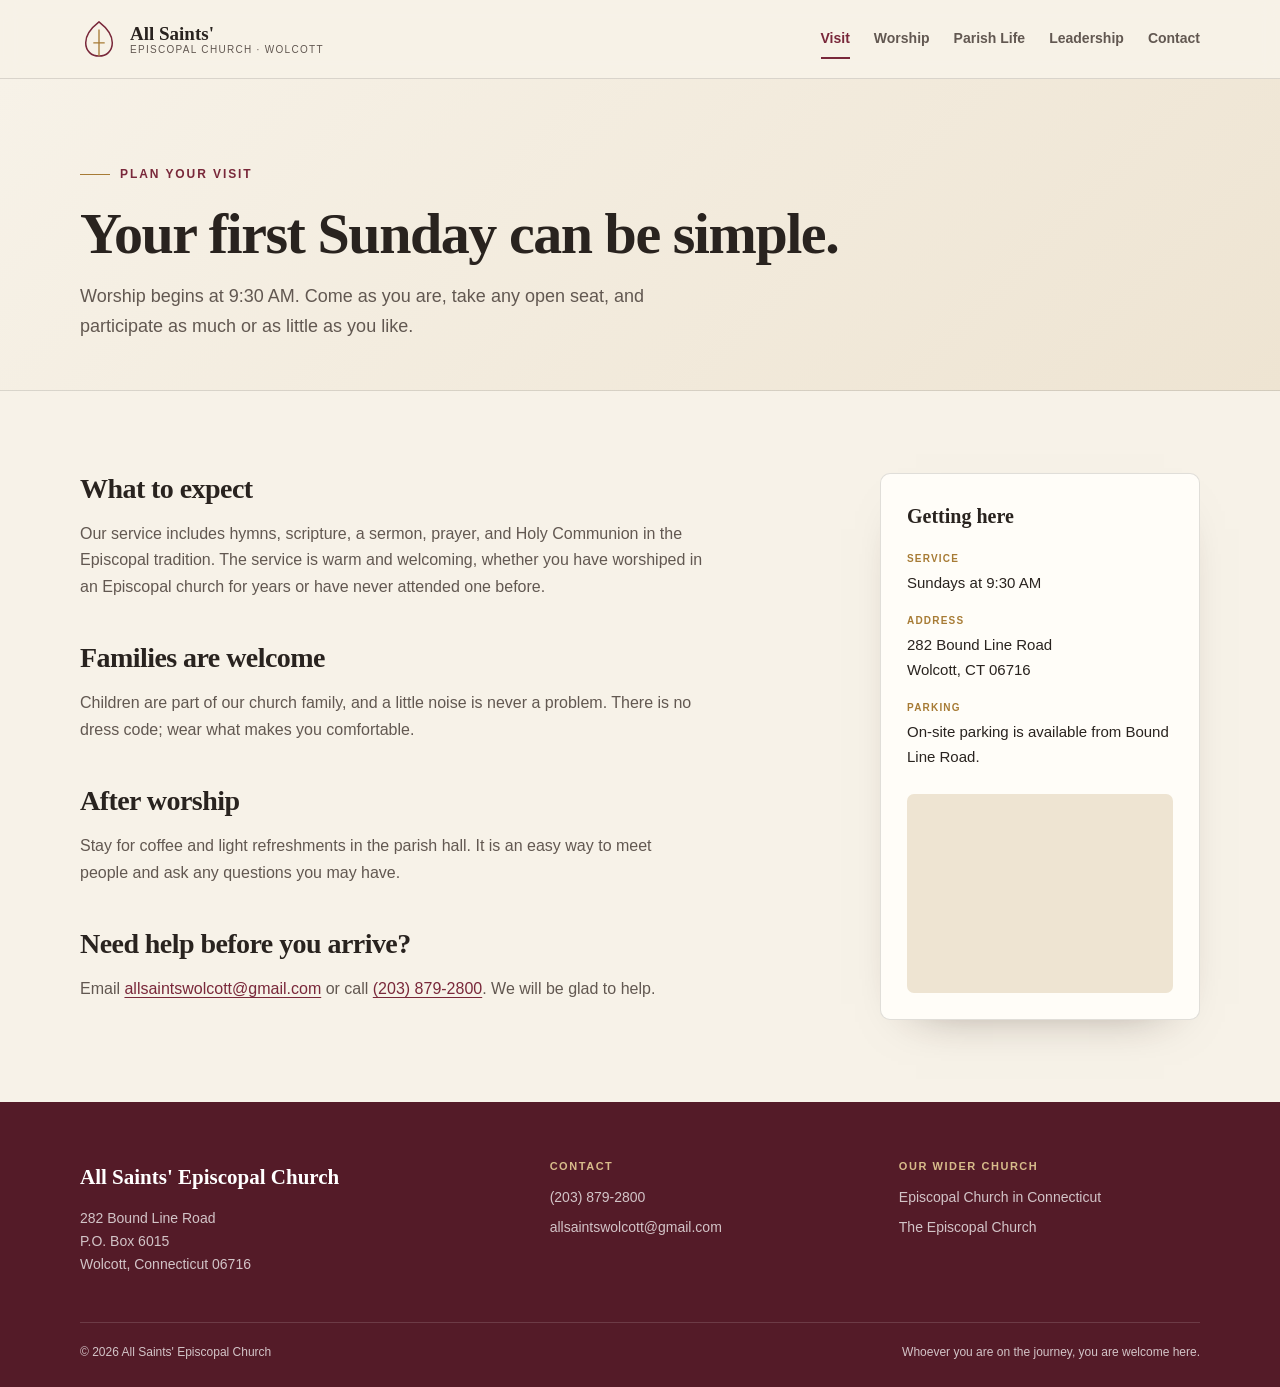
<file: visit.html>
<!doctype html>
<html lang="en"><head>
  <meta charset="utf-8"><meta name="viewport" content="width=device-width, initial-scale=1">
  <title>Plan Your Visit | All Saints' Episcopal Church</title>
  <meta name="description" content="Plan a Sunday visit to All Saints' Episcopal Church in Wolcott, CT. Worship begins at 9:30 AM and everyone is welcome.">
  <meta name="theme-color" content="#541b28"><link rel="stylesheet" href="style.css"><script src="site.js" defer></script>
</head><body>
  <a class="skip-link" href="#main">Skip to main content</a>
  <header class="site-header"><div class="wrap header-row">
    <a class="brand" href="index.html" aria-label="All Saints' Episcopal Church home"><svg class="brand-mark" viewBox="0 0 40 40" fill="none" aria-hidden="true"><path d="M20 2C11 9 6 16 6 24c0 8.8 6.3 14 14 14s14-5.2 14-14C34 16 29 9 20 2Z" stroke="#79283a" stroke-width="1.6"/><path d="M20 10v28M14 24h12" stroke="#a77b35" stroke-width="1.4"/></svg><span class="brand-text"><span class="name-line1">All Saints'</span><span class="name-line2">Episcopal Church · Wolcott</span></span></a>
    <button class="nav-toggle" type="button" aria-expanded="false" aria-controls="main-navigation">Menu <span aria-hidden="true">▾</span></button>
    <nav class="main-nav" id="main-navigation" aria-label="Main navigation"><a class="active" aria-current="page" href="visit.html">Visit</a><a href="worship.html">Worship</a><a href="parish-life.html">Parish Life</a><a href="clergy.html">Leadership</a><a href="contact.html">Contact</a></nav>
  </div></header>
  <main id="main">
    <section class="page-hero"><div class="wrap"><div class="eyebrow">Plan your visit</div><h1>Your first Sunday can be simple.</h1><p>Worship begins at 9:30 AM. Come as you are, take any open seat, and participate as much or as little as you like.</p></div></section>
    <section class="content-section"><div class="wrap content-columns">
      <div class="prose">
        <h2>What to expect</h2><p>Our service includes hymns, scripture, a sermon, prayer, and Holy Communion in the Episcopal tradition. The service is warm and welcoming, whether you have worshiped in an Episcopal church for years or have never attended one before.</p>
        <h2>Families are welcome</h2><p>Children are part of our church family, and a little noise is never a problem. There is no dress code; wear what makes you comfortable.</p>
        <h2>After worship</h2><p>Stay for coffee and light refreshments in the parish hall. It is an easy way to meet people and ask any questions you may have.</p>
        <h2>Need help before you arrive?</h2><p>Email <a href="mailto:allsaintswolcott@gmail.com">allsaintswolcott@gmail.com</a> or call <a href="tel:+12038792800">(203) 879-2800</a>. We will be glad to help.</p>
      </div>
      <aside class="side-panel"><h3>Getting here</h3><dl><dt>Service</dt><dd>Sundays at 9:30 AM</dd><dt>Address</dt><dd>282 Bound Line Road<br>Wolcott, CT 06716</dd><dt>Parking</dt><dd>On-site parking is available from Bound Line Road.</dd></dl><div class="map-frame"><iframe title="Map showing All Saints' Episcopal Church" loading="lazy" referrerpolicy="no-referrer-when-downgrade" src="https://www.google.com/maps?q=282+Bound+Line+Road,+Wolcott,+CT+06716&amp;output=embed" allowfullscreen></iframe></div></aside>
    </div></section>
  </main>
  <footer class="site-footer"><div class="wrap"><div class="footer-grid"><div><div class="footer-brand">All Saints' Episcopal Church</div><p>282 Bound Line Road<br>P.O. Box 6015<br>Wolcott, Connecticut 06716</p></div><div><h2>Contact</h2><a href="tel:+12038792800">(203) 879-2800</a><a href="mailto:allsaintswolcott@gmail.com">allsaintswolcott@gmail.com</a></div><div><h2>Our wider church</h2><a href="https://www.episcopalct.org/">Episcopal Church in Connecticut</a><a href="https://www.episcopalchurch.org/">The Episcopal Church</a></div></div><div class="footer-bottom"><span>© 2026 All Saints' Episcopal Church</span><span>Whoever you are on the journey, you are welcome here.</span></div></div></footer>
</body></html>
</file>
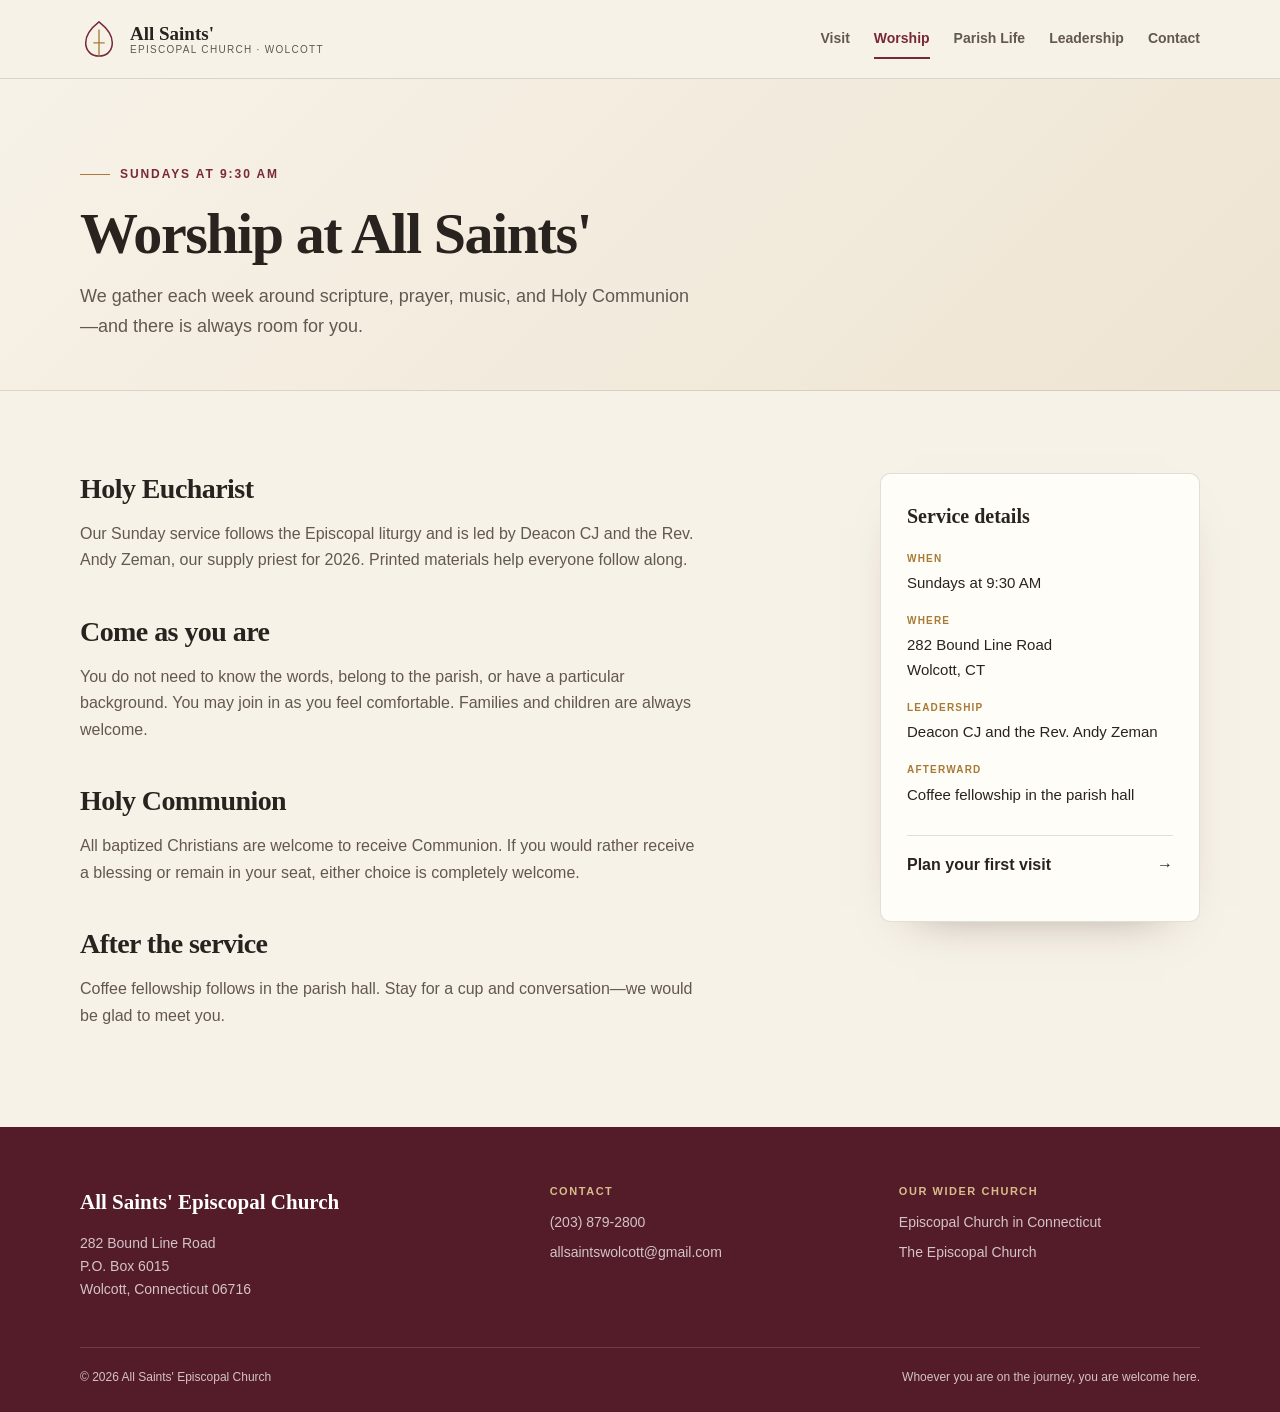
<file: worship.html>
<!doctype html>
<html lang="en"><head>
  <meta charset="utf-8"><meta name="viewport" content="width=device-width, initial-scale=1">
  <title>Worship | All Saints' Episcopal Church</title>
  <meta name="description" content="Sunday Holy Eucharist at All Saints' Episcopal Church in Wolcott, CT begins at 9:30 AM. Learn what to expect.">
  <meta name="theme-color" content="#541b28"><link rel="stylesheet" href="style.css"><script src="site.js" defer></script>
</head><body>
  <a class="skip-link" href="#main">Skip to main content</a>
  <header class="site-header"><div class="wrap header-row">
    <a class="brand" href="index.html" aria-label="All Saints' Episcopal Church home"><svg class="brand-mark" viewBox="0 0 40 40" fill="none" aria-hidden="true"><path d="M20 2C11 9 6 16 6 24c0 8.8 6.3 14 14 14s14-5.2 14-14C34 16 29 9 20 2Z" stroke="#79283a" stroke-width="1.6"/><path d="M20 10v28M14 24h12" stroke="#a77b35" stroke-width="1.4"/></svg><span class="brand-text"><span class="name-line1">All Saints'</span><span class="name-line2">Episcopal Church · Wolcott</span></span></a>
    <button class="nav-toggle" type="button" aria-expanded="false" aria-controls="main-navigation">Menu <span aria-hidden="true">▾</span></button>
    <nav class="main-nav" id="main-navigation" aria-label="Main navigation"><a href="visit.html">Visit</a><a class="active" aria-current="page" href="worship.html">Worship</a><a href="parish-life.html">Parish Life</a><a href="clergy.html">Leadership</a><a href="contact.html">Contact</a></nav>
  </div></header>
  <main id="main">
    <section class="page-hero"><div class="wrap"><div class="eyebrow">Sundays at 9:30 AM</div><h1>Worship at All Saints'</h1><p>We gather each week around scripture, prayer, music, and Holy Communion—and there is always room for you.</p></div></section>
    <section class="content-section"><div class="wrap content-columns">
      <div class="prose">
        <h2>Holy Eucharist</h2><p>Our Sunday service follows the Episcopal liturgy and is led by Deacon CJ and the Rev. Andy Zeman, our supply priest for 2026. Printed materials help everyone follow along.</p>
        <h2>Come as you are</h2><p>You do not need to know the words, belong to the parish, or have a particular background. You may join in as you feel comfortable. Families and children are always welcome.</p>
        <h2>Holy Communion</h2><p>All baptized Christians are welcome to receive Communion. If you would rather receive a blessing or remain in your seat, either choice is completely welcome.</p>
        <h2>After the service</h2><p>Coffee fellowship follows in the parish hall. Stay for a cup and conversation—we would be glad to meet you.</p>
      </div>
      <aside class="side-panel"><h3>Service details</h3><dl><dt>When</dt><dd>Sundays at 9:30 AM</dd><dt>Where</dt><dd>282 Bound Line Road<br>Wolcott, CT</dd><dt>Leadership</dt><dd>Deacon CJ and the Rev. Andy Zeman</dd><dt>Afterward</dt><dd>Coffee fellowship in the parish hall</dd></dl><div class="link-list"><a href="visit.html"><span>Plan your first visit</span><span aria-hidden="true">→</span></a></div></aside>
    </div></section>
  </main>
  <footer class="site-footer"><div class="wrap"><div class="footer-grid"><div><div class="footer-brand">All Saints' Episcopal Church</div><p>282 Bound Line Road<br>P.O. Box 6015<br>Wolcott, Connecticut 06716</p></div><div><h2>Contact</h2><a href="tel:+12038792800">(203) 879-2800</a><a href="mailto:allsaintswolcott@gmail.com">allsaintswolcott@gmail.com</a></div><div><h2>Our wider church</h2><a href="https://www.episcopalct.org/">Episcopal Church in Connecticut</a><a href="https://www.episcopalchurch.org/">The Episcopal Church</a></div></div><div class="footer-bottom"><span>© 2026 All Saints' Episcopal Church</span><span>Whoever you are on the journey, you are welcome here.</span></div></div></footer>
</body></html>
</file>
<file: style.css>
:root {
  --ink: #29231f;
  --ink-soft: #625851;
  --paper: #f7f2e8;
  --paper-deep: #eee4d2;
  --card: #fffdf8;
  --wine: #79283a;
  --wine-dark: #541b28;
  --brass: #a77b35;
  --green: #365143;
  --line: rgba(41, 35, 31, 0.14);
  --shadow: 0 20px 50px -36px rgba(42, 24, 16, 0.55);
  --display: Georgia, "Times New Roman", serif;
  --body: Inter, ui-sans-serif, -apple-system, BlinkMacSystemFont, "Segoe UI", sans-serif;
  --radius: 10px;
  --max: 1120px;
}

*, *::before, *::after { box-sizing: border-box; }
html { scroll-behavior: smooth; }

body {
  margin: 0;
  background: var(--paper);
  color: var(--ink);
  font-family: var(--body);
  font-size: 16px;
  line-height: 1.65;
  -webkit-font-smoothing: antialiased;
}

img { display: block; max-width: 100%; }
a { color: inherit; }
button, input, textarea { font: inherit; }

:focus-visible { outline: 3px solid var(--brass); outline-offset: 3px; }

.skip-link {
  position: fixed;
  left: 18px;
  top: 12px;
  z-index: 100;
  transform: translateY(-160%);
  padding: 9px 14px;
  border-radius: 6px;
  background: var(--wine-dark);
  color: white;
  text-decoration: none;
}
.skip-link:focus { transform: translateY(0); }

.wrap { width: min(calc(100% - 48px), var(--max)); margin-inline: auto; }

.site-header {
  position: sticky;
  top: 0;
  z-index: 40;
  border-bottom: 1px solid var(--line);
  background: rgba(247, 242, 232, 0.96);
  backdrop-filter: blur(10px);
}

.header-row {
  min-height: 78px;
  display: flex;
  align-items: center;
  justify-content: space-between;
  gap: 28px;
}

.brand {
  display: inline-flex;
  align-items: center;
  gap: 12px;
  color: var(--ink);
  text-decoration: none;
  flex-shrink: 0;
}

.brand-mark { width: 38px; height: 38px; }
.brand-text { display: flex; flex-direction: column; line-height: 1.12; }
.name-line1 { font-family: var(--display); font-size: 19px; font-weight: 700; }
.name-line2 { color: var(--ink-soft); font-size: 10px; letter-spacing: .13em; text-transform: uppercase; }

.main-nav { display: flex; align-items: center; gap: 24px; }
.main-nav a {
  border-bottom: 2px solid transparent;
  color: var(--ink-soft);
  font-size: 14px;
  font-weight: 600;
  padding: 8px 0 6px;
  text-decoration: none;
}
.main-nav a:hover, .main-nav a.active { border-color: var(--wine); color: var(--wine); }

.nav-toggle {
  display: none;
  align-items: center;
  gap: 8px;
  border: 1px solid var(--line);
  border-radius: 7px;
  background: transparent;
  color: var(--ink);
  cursor: pointer;
  padding: 8px 12px;
}

.hero {
  position: relative;
  overflow: hidden;
  padding: clamp(64px, 9vw, 112px) 0 72px;
  background: radial-gradient(circle at 84% 18%, rgba(167, 123, 53, .16), transparent 27%), linear-gradient(135deg, var(--paper) 0%, #f9f4ea 55%, var(--paper-deep) 100%);
}

.hero-grid {
  display: grid;
  grid-template-columns: minmax(0, 1.25fr) minmax(280px, .75fr);
  gap: clamp(48px, 8vw, 96px);
  align-items: center;
}

.eyebrow, .section-label {
  color: var(--wine);
  font-size: 12px;
  font-weight: 700;
  letter-spacing: .16em;
  text-transform: uppercase;
}
.eyebrow { display: flex; align-items: center; gap: 10px; margin-bottom: 18px; }
.eyebrow::before { width: 30px; height: 1px; background: var(--brass); content: ""; }

.hero h1 {
  max-width: 770px;
  margin: 0;
  font-family: var(--display);
  font-size: clamp(42px, 6vw, 74px);
  font-weight: 700;
  letter-spacing: -.035em;
  line-height: 1.02;
}
.hero h1 em { color: var(--wine); font-weight: 400; }
.hero .lede { max-width: 58ch; margin: 24px 0 0; color: var(--ink-soft); font-size: clamp(17px, 2vw, 20px); }

.btn-row { display: flex; flex-wrap: wrap; gap: 12px; margin-top: 32px; }
.btn {
  display: inline-flex;
  align-items: center;
  justify-content: center;
  min-height: 46px;
  border: 1px solid var(--wine);
  border-radius: 7px;
  padding: 10px 18px;
  font-size: 14px;
  font-weight: 700;
  text-decoration: none;
  transition: background .18s ease, color .18s ease, transform .18s ease;
}
.btn:hover { transform: translateY(-1px); }
.btn-primary { background: var(--wine); color: white; }
.btn-primary:hover { background: var(--wine-dark); }
.btn-secondary { background: transparent; color: var(--wine); }
.btn-secondary:hover { background: rgba(121, 40, 58, .07); }

.hero-photo {
  position: relative;
  width: 100%;
  max-width: 430px;
  aspect-ratio: 4 / 5;
  justify-self: end;
  margin: 0;
  overflow: hidden;
  border: 1px solid rgba(121, 40, 58, .28);
  border-radius: 160px 160px 12px 12px;
  background: var(--wine-dark);
  color: white;
  box-shadow: var(--shadow);
}
.hero-photo::after { position: absolute; inset: 35% 0 0; background: linear-gradient(transparent, rgba(35, 18, 21, .86)); content: ""; }
.hero-photo img { width: 100%; height: 100%; object-fit: cover; object-position: 61% center; }
.photo-service { position: absolute; z-index: 1; right: 30px; bottom: 30px; left: 30px; display: flex; flex-direction: column; }
.arch-label { color: #d8bc8b; font-size: 11px; font-weight: 700; letter-spacing: .14em; text-transform: uppercase; }
.arch-time { margin: 5px 0 3px; font-family: var(--display); font-size: 34px; line-height: 1.1; }
.arch-detail { color: rgba(255,255,255,.78); font-size: 14px; }

.facts { background: var(--wine); color: white; }
.facts-grid { display: grid; grid-template-columns: repeat(3, 1fr); }
.fact { padding: 22px 28px; border-left: 1px solid rgba(255,255,255,.16); }
.fact:first-child { border-left: 0; }
.fact-label { display: block; color: #d8bc8b; font-size: 10px; font-weight: 700; letter-spacing: .14em; text-transform: uppercase; }
.fact-value { display: block; margin-top: 3px; font-size: 14px; }
.fact-value a { text-underline-offset: 3px; }

.section { padding: clamp(64px, 9vw, 96px) 0; }
.section + .section { border-top: 1px solid var(--line); }
.section-head { max-width: 680px; margin-bottom: 34px; }
.section-label { margin-bottom: 9px; }

h2 { margin: 0; font-family: var(--display); font-size: clamp(30px, 4vw, 44px); letter-spacing: -.02em; line-height: 1.15; }
.intro-grid { display: grid; grid-template-columns: .75fr 1.25fr; gap: clamp(40px, 8vw, 90px); align-items: start; }
.intro-copy { color: var(--ink-soft); font-size: 18px; }
.intro-copy p:first-child { margin-top: 0; }
.intro-copy p:last-child { margin-bottom: 0; }

.card-grid { display: grid; grid-template-columns: repeat(3, 1fr); gap: 18px; }
.info-card {
  min-height: 250px;
  display: flex;
  flex-direction: column;
  border: 1px solid var(--line);
  border-radius: var(--radius);
  padding: 28px;
  background: var(--card);
  color: var(--ink);
  text-decoration: none;
  box-shadow: var(--shadow);
  transition: border-color .18s ease, transform .18s ease;
}
.info-card:hover { border-color: rgba(121, 40, 58, .48); transform: translateY(-3px); }
.card-kicker { color: var(--brass); font-size: 11px; font-weight: 700; letter-spacing: .12em; text-transform: uppercase; }
.info-card h3 { margin: 28px 0 10px; font-family: var(--display); font-size: 25px; line-height: 1.15; }
.info-card p { margin: 0; color: var(--ink-soft); font-size: 15px; }
.card-link { margin-top: auto; padding-top: 24px; color: var(--wine); font-size: 13px; font-weight: 700; }

.welcome-panel {
  display: grid;
  grid-template-columns: 1fr auto;
  gap: 40px;
  align-items: center;
  border-radius: var(--radius);
  padding: clamp(32px, 6vw, 58px);
  background: var(--green);
  color: white;
}
.welcome-panel h2 { max-width: 650px; }
.welcome-panel p { max-width: 62ch; margin: 14px 0 0; color: rgba(255,255,255,.78); }
.welcome-panel .btn { border-color: white; background: white; color: var(--green); white-space: nowrap; }

.page-hero { padding: clamp(54px, 8vw, 86px) 0 48px; border-bottom: 1px solid var(--line); background: linear-gradient(135deg, var(--paper), var(--paper-deep)); }
.page-hero h1 { max-width: 800px; margin: 0; font-family: var(--display); font-size: clamp(38px, 5vw, 58px); letter-spacing: -.025em; line-height: 1.06; }
.page-hero p { max-width: 62ch; margin: 18px 0 0; color: var(--ink-soft); font-size: 18px; }
.page-hero-feature { padding-block: clamp(44px, 6vw, 68px); }
.feature-hero-grid { display: grid; grid-template-columns: .85fr 1.15fr; gap: clamp(40px, 7vw, 76px); align-items: center; }
.page-photo { overflow: hidden; margin: 0; border: 1px solid var(--line); border-radius: var(--radius); aspect-ratio: 4 / 3; background: var(--paper-deep); box-shadow: var(--shadow); }
.page-photo img { width: 100%; height: 100%; object-fit: cover; }

.content-section { padding: clamp(52px, 8vw, 82px) 0; }
.content-columns { display: grid; grid-template-columns: minmax(0, 1fr) 320px; gap: clamp(40px, 7vw, 72px); align-items: start; }
.prose { max-width: 70ch; }
.prose h2 { margin: 42px 0 12px; font-size: 28px; }
.prose h2:first-child { margin-top: 0; }
.prose p { color: var(--ink-soft); }
.prose a { color: var(--wine); text-underline-offset: 3px; }

.side-panel { border: 1px solid var(--line); border-radius: var(--radius); padding: 26px; background: var(--card); box-shadow: var(--shadow); }
.side-panel h3 { margin: 0 0 18px; font-family: var(--display); font-size: 20px; }
.side-panel dl { margin: 0; }
.side-panel dt { margin-top: 17px; color: var(--brass); font-size: 10px; font-weight: 700; letter-spacing: .12em; text-transform: uppercase; }
.side-panel dt:first-child { margin-top: 0; }
.side-panel dd { margin: 4px 0 0; font-size: 15px; }
.side-panel a { color: var(--wine); text-underline-offset: 3px; }
.map-frame { overflow: hidden; margin-top: 24px; border-radius: 7px; aspect-ratio: 4 / 3; background: var(--paper-deep); }
.map-frame iframe { width: 100%; height: 100%; border: 0; }

.link-list { display: grid; gap: 12px; margin-top: 28px; }
.link-list a { display: flex; justify-content: space-between; gap: 16px; border-top: 1px solid var(--line); padding: 16px 0; color: var(--ink); font-weight: 700; text-decoration: none; }
.link-list a:hover { color: var(--wine); }

.site-footer { padding: 58px 0 24px; background: var(--wine-dark); color: rgba(255,255,255,.74); }
.footer-grid { display: grid; grid-template-columns: 1.4fr 1fr 1fr; gap: 48px; }
.footer-brand { color: white; font-family: var(--display); font-size: 21px; font-weight: 700; }
.site-footer p { margin: 12px 0 0; font-size: 14px; }
.site-footer h2 { margin: 0 0 13px; color: #d8bc8b; font-family: var(--body); font-size: 11px; letter-spacing: .14em; text-transform: uppercase; }
.site-footer a { display: block; width: fit-content; margin: 7px 0; color: inherit; font-size: 14px; text-decoration: none; }
.site-footer a:hover { color: white; text-decoration: underline; text-underline-offset: 3px; }
.footer-bottom { display: flex; justify-content: space-between; gap: 20px; margin-top: 46px; border-top: 1px solid rgba(255,255,255,.14); padding-top: 20px; font-size: 12px; }

@media (max-width: 860px) {
  .hero-grid, .intro-grid, .content-columns, .feature-hero-grid { grid-template-columns: 1fr; }
  .hero-photo { max-width: 560px; aspect-ratio: 16 / 10; justify-self: start; border-radius: 120px 120px 12px 12px; }
  .card-grid { grid-template-columns: 1fr 1fr; }
  .welcome-panel { grid-template-columns: 1fr; }
  .facts-grid { grid-template-columns: 1fr; }
  .fact { border-left: 0; border-top: 1px solid rgba(255,255,255,.16); padding-inline: 24px; }
  .fact:first-child { border-top: 0; }
}

@media (max-width: 760px) {
  .wrap { width: min(calc(100% - 36px), var(--max)); }
  .header-row { min-height: 70px; flex-wrap: wrap; gap: 12px; padding: 10px 0; }
  .nav-toggle { display: inline-flex; }
  .main-nav { display: none; width: 100%; flex-direction: column; align-items: stretch; gap: 0; padding: 4px 0 10px; }
  .main-nav.open { display: flex; }
  .main-nav a { padding: 11px 2px; border-bottom: 1px solid var(--line); }
  .main-nav a.active { border-bottom-color: var(--wine); }
  .card-grid, .footer-grid { grid-template-columns: 1fr; }
  .footer-grid { gap: 30px; }
  .footer-bottom { flex-direction: column; }
}

@media (max-width: 460px) {
  .name-line2 { display: none; }
  .hero { padding-top: 52px; }
  .hero h1 { font-size: 40px; }
  .hero-photo { aspect-ratio: 4 / 3; border-radius: 100px 100px 10px 10px; }
  .photo-service { right: 22px; bottom: 22px; left: 22px; }
}

@media (prefers-reduced-motion: reduce) {
  html { scroll-behavior: auto; }
  *, *::before, *::after { scroll-behavior: auto !important; transition: none !important; }
}
</file>
